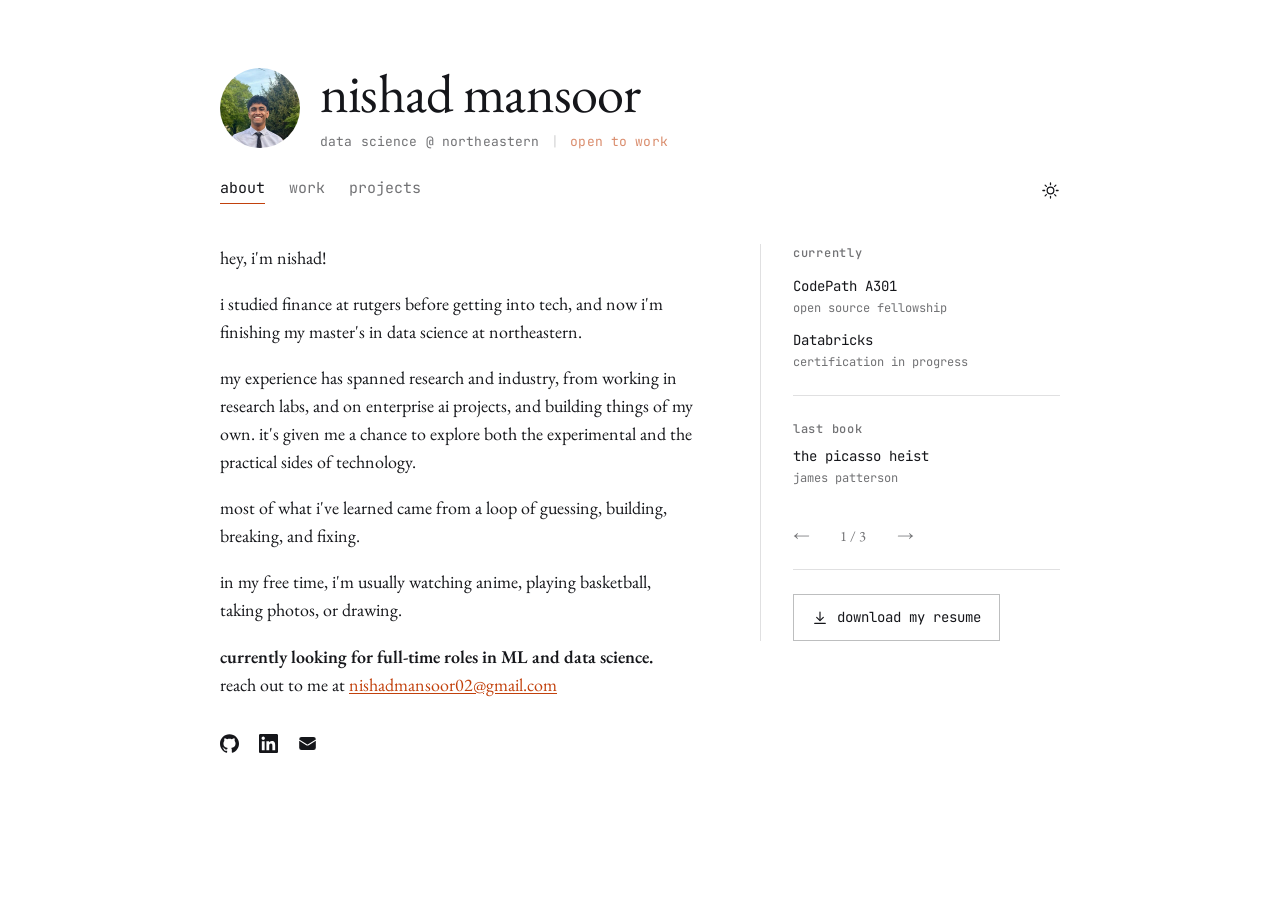
<file: index.html>
<!DOCTYPE html>
<html lang="en">

<head>
    <meta charset="UTF-8">
    <meta name="viewport" content="width=device-width, initial-scale=1.0">
    <title>Home | Nishad Mansoor</title>
    <meta name="description" content="Data Science @ Northeastern">
    <link rel="canonical" href="https://nishad.xyz/">
    <meta property="og:type" content="website">
    <meta property="og:url" content="https://nishad.xyz/">
    <meta property="og:title" content="Home | Nishad Mansoor">
    <meta property="og:description" content="Data Science @ Northeastern">
    <meta property="og:image" content="https://nishad.xyz/assets/photo.png">
    <meta name="twitter:card" content="summary">
    <!-- SVG first: it carries its own dark-mode rule, so the mark follows the
         browser theme. The 32px PNG is the fallback for anything that will not
         take an SVG icon, and declaring both stops the bare /favicon.ico
         request that used to 404 on every page load. -->
    <link rel="icon" href="/favicon.svg" type="image/svg+xml">
    <link rel="icon" href="/favicon-32.png" sizes="32x32" type="image/png">
    <link rel="apple-touch-icon" href="/apple-touch-icon.png">
    <link rel="preconnect" href="https://fonts.googleapis.com">
    <link rel="preconnect" href="https://fonts.gstatic.com" crossorigin>
    <link
        href="https://fonts.googleapis.com/css2?family=EB+Garamond:ital,wght@0,400;0,500;0,600;1,400&family=JetBrains+Mono:wght@400;500&display=swap"
        rel="stylesheet">
    <!-- Runs before the stylesheet applies, so a visitor who chose dark does
         not get a white flash on every page load. Wrapped because Safari in
         private mode throws on localStorage access. -->
    <script>
        (function () {
            try {
                var t = localStorage.getItem('theme');
                if (t === 'dark' || t === 'light') document.documentElement.setAttribute('data-theme', t);
            } catch (e) { }
        })();
    </script>
    <link rel="stylesheet" href="/style.css?v=225">
    <script src="/script.js?v=225" defer></script>
</head>

<body class="home">

    <!-- Masthead over a two-column body, divided by a vertical rule: wide
         main column on the left, sidebar on the right. The sidebar's blocks
         are small uppercase mono labels over their content, separated by
         rules. -->
    <header id="masthead">
        <div class="masthead-inner">
            <div class="masthead-top">
                <img id="masthead-photo" src="/assets/photo.png" alt="Nishad Mansoor" width="80" height="80">
                <div class="masthead-id">
                    <h1 id="masthead-name"><a href="/">Nishad Mansoor</a></h1>
                    <p id="masthead-role">data science @ northeastern <span class="role-sep" aria-hidden="true">|</span>
                        <span class="open-badge">open to work</span>
                    </p>
                </div>
            </div>
            <!-- Nav left, contact marks right, one row. The marks used to sit
                 under the bio on the home page only, which left anyone landing
                 on work or projects from a shared link with no way to reach
                 Nishad at all — the masthead is the one block on all three. -->
            <div class="masthead-row">
                <nav id="masthead-nav">
                    <a href="/">about</a>
                    <a href="/work/">work</a>
                    <a href="/projects/">projects</a>
                </nav>
                <div class="masthead-utils">
                    <!-- Reflects the OS preference until it is clicked; after that the
                         choice is remembered in localStorage. Both icons ship and CSS
                         shows whichever matches the active theme, so there is no icon
                         swap to do in script. -->
                    <button type="button" id="theme-toggle" aria-pressed="false" aria-label="switch to dark mode"
                        title="dark mode">
                        <svg class="theme-icon theme-icon-sun" viewBox="0 0 24 24" fill="none" stroke="currentColor"
                            stroke-width="1.6" stroke-linecap="round" aria-hidden="true">
                            <circle cx="12" cy="12" r="4.2" />
                            <path
                                d="M12 2.4v2.2M12 19.4v2.2M2.4 12h2.2M19.4 12h2.2M5.2 5.2l1.6 1.6M17.2 17.2l1.6 1.6M18.8 5.2l-1.6 1.6M6.8 17.2l-1.6 1.6" />
                        </svg>
                        <svg class="theme-icon theme-icon-moon" viewBox="0 0 24 24" fill="currentColor"
                            aria-hidden="true">
                            <path d="M20.2 14.6A8.6 8.6 0 0 1 9.4 3.8a8.6 8.6 0 1 0 10.8 10.8Z" />
                        </svg>
                    </button>
                </div>
            </div>
        </div>
    </header>

    <section id="home">
        <div id="home-grid">

            <div id="home-main">

                <div id="about-text">
                    <p>hey, i'm nishad!</p>
                    <p>i studied finance at rutgers before getting into tech, and now i'm finishing my
                        master's in data science at northeastern.</p>
                    <p>my experience has spanned research and industry, from working in research labs,
                        and on enterprise AI projects, and building things of my own. it's given me a chance to explore
                        both the experimental
                        and the practical sides of technology.</p>
                    <p>most of what i've learned came from a loop of guessing, building, breaking, and fixing.</p>
                    <p>in my free time, i'm usually watching anime, playing basketball, taking photos, or
                        drawing.</p>
                    <p><strong>currently looking for full-time roles in <span class="caps">ML</span> and data
                            science.</strong><br> reach out to me at <a
                            href="mailto:nishadmansoor02@gmail.com">nishadmansoor02@gmail.com</a></p>
                </div>




                <!-- The closing row: contact marks on the left, resume on the right.
                     These live in the masthead on work and projects, where a reader
                     arriving from a shared link has no bio above them to read. Here the
                     page has just finished asking them to get in touch, so the marks sit
                     at the point the asking happens. -->
                <div class="about-actions">
                    <div class="social-row">
                        <a href="https://github.com/nishadmansoor" target="_blank" rel="noopener" aria-label="GitHub"
                            title="GitHub">
                            <svg viewBox="0 0 24 24" fill="currentColor" aria-hidden="true">
                                <path
                                    d="M12 .297c-6.63 0-12 5.373-12 12 0 5.303 3.438 9.8 8.205 11.385.6.113.82-.258.82-.577 0-.285-.01-1.04-.015-2.04-3.338.724-4.042-1.61-4.042-1.61C4.422 18.07 3.633 17.7 3.633 17.7c-1.087-.744.084-.729.084-.729 1.205.084 1.838 1.236 1.838 1.236 1.07 1.835 2.809 1.305 3.495.998.108-.776.417-1.305.76-1.605-2.665-.3-5.466-1.332-5.466-5.93 0-1.31.465-2.38 1.235-3.22-.135-.303-.54-1.523.105-3.176 0 0 1.005-.322 3.3 1.23.96-.267 1.98-.399 3-.405 1.02.006 2.04.138 3 .405 2.28-1.552 3.285-1.23 3.285-1.23.645 1.653.24 2.873.12 3.176.765.84 1.23 1.91 1.23 3.22 0 4.61-2.805 5.625-5.475 5.92.42.36.81 1.096.81 2.22 0 1.606-.015 2.896-.015 3.286 0 .315.21.69.825.57C20.565 22.092 24 17.592 24 12.297c0-6.627-5.373-12-12-12" />
                            </svg>
                        </a>
                        <a href="https://linkedin.com/in/nishad-mansoor" target="_blank" rel="noopener"
                            aria-label="LinkedIn" title="LinkedIn">
                            <svg viewBox="0 0 24 24" fill="currentColor" aria-hidden="true">
                                <path
                                    d="M20.447 20.452h-3.554v-5.569c0-1.328-.027-3.037-1.852-3.037-1.853 0-2.136 1.445-2.136 2.939v5.667H9.351V9h3.414v1.561h.046c.477-.9 1.637-1.85 3.37-1.85 3.601 0 4.267 2.37 4.267 5.455v6.286zM5.337 7.433c-1.144 0-2.063-.926-2.063-2.065 0-1.138.92-2.063 2.063-2.063 1.14 0 2.064.925 2.064 2.063 0 1.139-.925 2.065-2.064 2.065zm1.782 13.019H3.555V9h3.564v11.452zM22.225 0H1.771C.792 0 0 .774 0 1.729v20.542C0 23.227.792 24 1.771 24h20.451C23.2 24 24 23.227 24 22.271V1.729C24 .774 23.2 0 22.225 0z" />
                            </svg>
                        </a>
                        <a href="mailto:nishadmansoor02@gmail.com" aria-label="Email" title="Email">
                            <svg viewBox="0 0 24 24" fill="currentColor" aria-hidden="true">
                                <path
                                    d="M1.5 8.67v8.58a3 3 0 0 0 3 3h15a3 3 0 0 0 3-3V8.67l-8.928 5.493a3 3 0 0 1-3.144 0L1.5 8.67Z" />
                                <path
                                    d="M22.5 6.908V6.75a3 3 0 0 0-3-3h-15a3 3 0 0 0-3 3v.158l9.714 5.978a1.5 1.5 0 0 0 1.572 0L22.5 6.908Z" />
                            </svg>
                        </a>
                    </div>
                </div>

            </div>

            <!-- Back to two columns. The sidebar holds the things that are true
                 right now rather than part of the story: what Nishad is listening to,
                 reading, watching and playing, and the resume. Education is not here
                 any more -- the bio names both schools, so the block was saying it
                 twice. -->
            <aside id="home-aside">
                <div class="side-block">
                    <h2 class="side-label">currently</h2>
                    <ul class="now-list">
                        <li>
                            <span class="now-item">
                                <span class="rot-title"><span class="caps">CodePath A301</span></span>
                                <span class="rot-by">open source fellowship</span>
                            </span>
                        </li>
                        <li>
                            <span class="now-item">
                                <span class="rot-title"><span class="caps">Databricks</span></span>
                                <span class="rot-by">certification in progress</span>
                            </span>
                        </li>
                    </ul>
                </div>

                <div class="side-block" id="rotation-module">
                    <div class="rot-deck">
                        <div class="rot-card" id="now-playing-card">
                            <h2 class="side-label rot-kind">favorite song</h2>
                            <a class="aside-track" id="now-playing"
                                data-track="1Z5L1sgdPUPfcuxsfaYzcB?si=95766dfa0e814800"
                                href="https://open.spotify.com/track/1Z5L1sgdPUPfcuxsfaYzcB?si=95766dfa0e814800"
                                target="_blank" rel="noopener">
                                <span class="rot-title aside-track-name"></span>
                                <span class="rot-by aside-track-artist">Outasight</span>
                            </a>
                        </div>

                        <div class="rot-card">
                            <h2 class="side-label rot-kind">last book</h2>
                            <span class="rot-title">The Picasso Heist</span>
                            <span class="rot-by">James Patterson</span>
                        </div>

                        <div class="rot-card">
                            <h2 class="side-label rot-kind">last show</h2>
                            <span class="rot-title">Scissor Seven</span>
                            <span class="rot-by">Netflix</span>
                        </div>

                        <div class="rot-card">
                            <h2 class="side-label rot-kind">last game</h2>
                            <span class="rot-title">Lego Batman: Legacy of the Dark Knight</span>
                            <span class="rot-by">TT Games</span>
                        </div>
                    </div>

                    <div class="rot-nav" hidden>
                        <button type="button" class="rot-btn" data-dir="-1" aria-label="previous">&larr;</button>
                        <span class="rot-count" aria-live="polite"></span>
                        <button type="button" class="rot-btn" data-dir="1" aria-label="next">&rarr;</button>
                    </div>
                </div>

                <div class="side-block" id="contact">
                    <a id="resume-button" href="/assets/NishadMansoor - Resume.pdf" download>
                        <svg viewBox="0 0 24 24" fill="none" stroke="currentColor" stroke-width="1.75"
                            stroke-linecap="round" stroke-linejoin="round" aria-hidden="true">
                            <path d="M12 3v12" />
                            <path d="m7 11 5 5 5-5" />
                            <path d="M4 20h16" />
                        </svg>
                        download my resume
                    </a>
                </div>
            </aside>

        </div>
    </section>





</body>

</html>
</file>
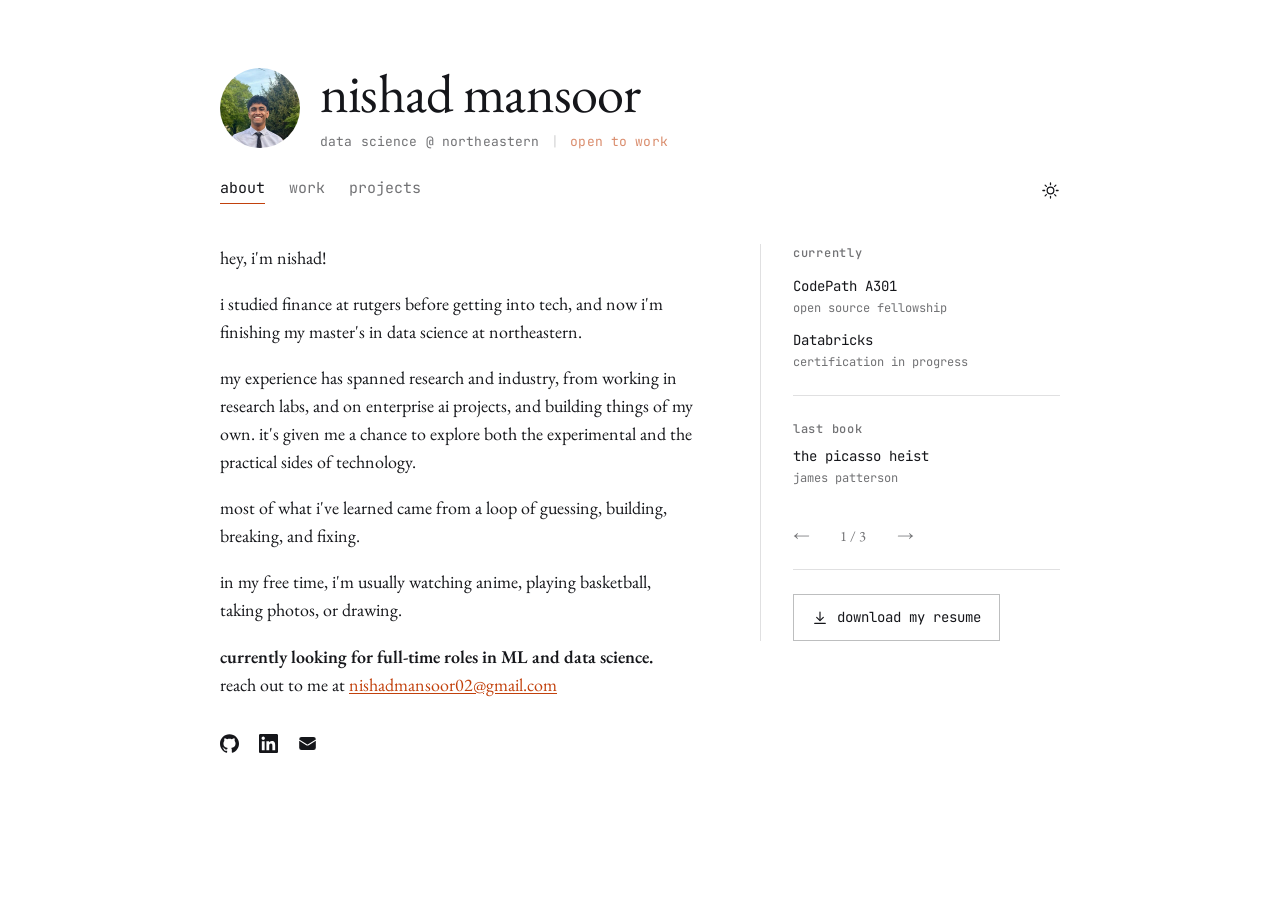
<file: about/index.html>
<!DOCTYPE html>
<html lang="en">

<head>
    <meta charset="UTF-8">
    <title>Nishad Mansoor</title>
    <!-- /about/ exists only so the URL works if someone types or shares it.
         The about page itself is the site root, which is the better URL to
         hand out, so this points there rather than duplicating the page. -->
    <link rel="canonical" href="https://nishad.xyz/">
    <meta name="robots" content="noindex">
    <meta http-equiv="refresh" content="0; url=/">
    <script>location.replace('/');</script>
</head>

<body>
    <p>Redirecting to <a href="/">nishad.xyz</a>.</p>
</body>

</html>
</file>
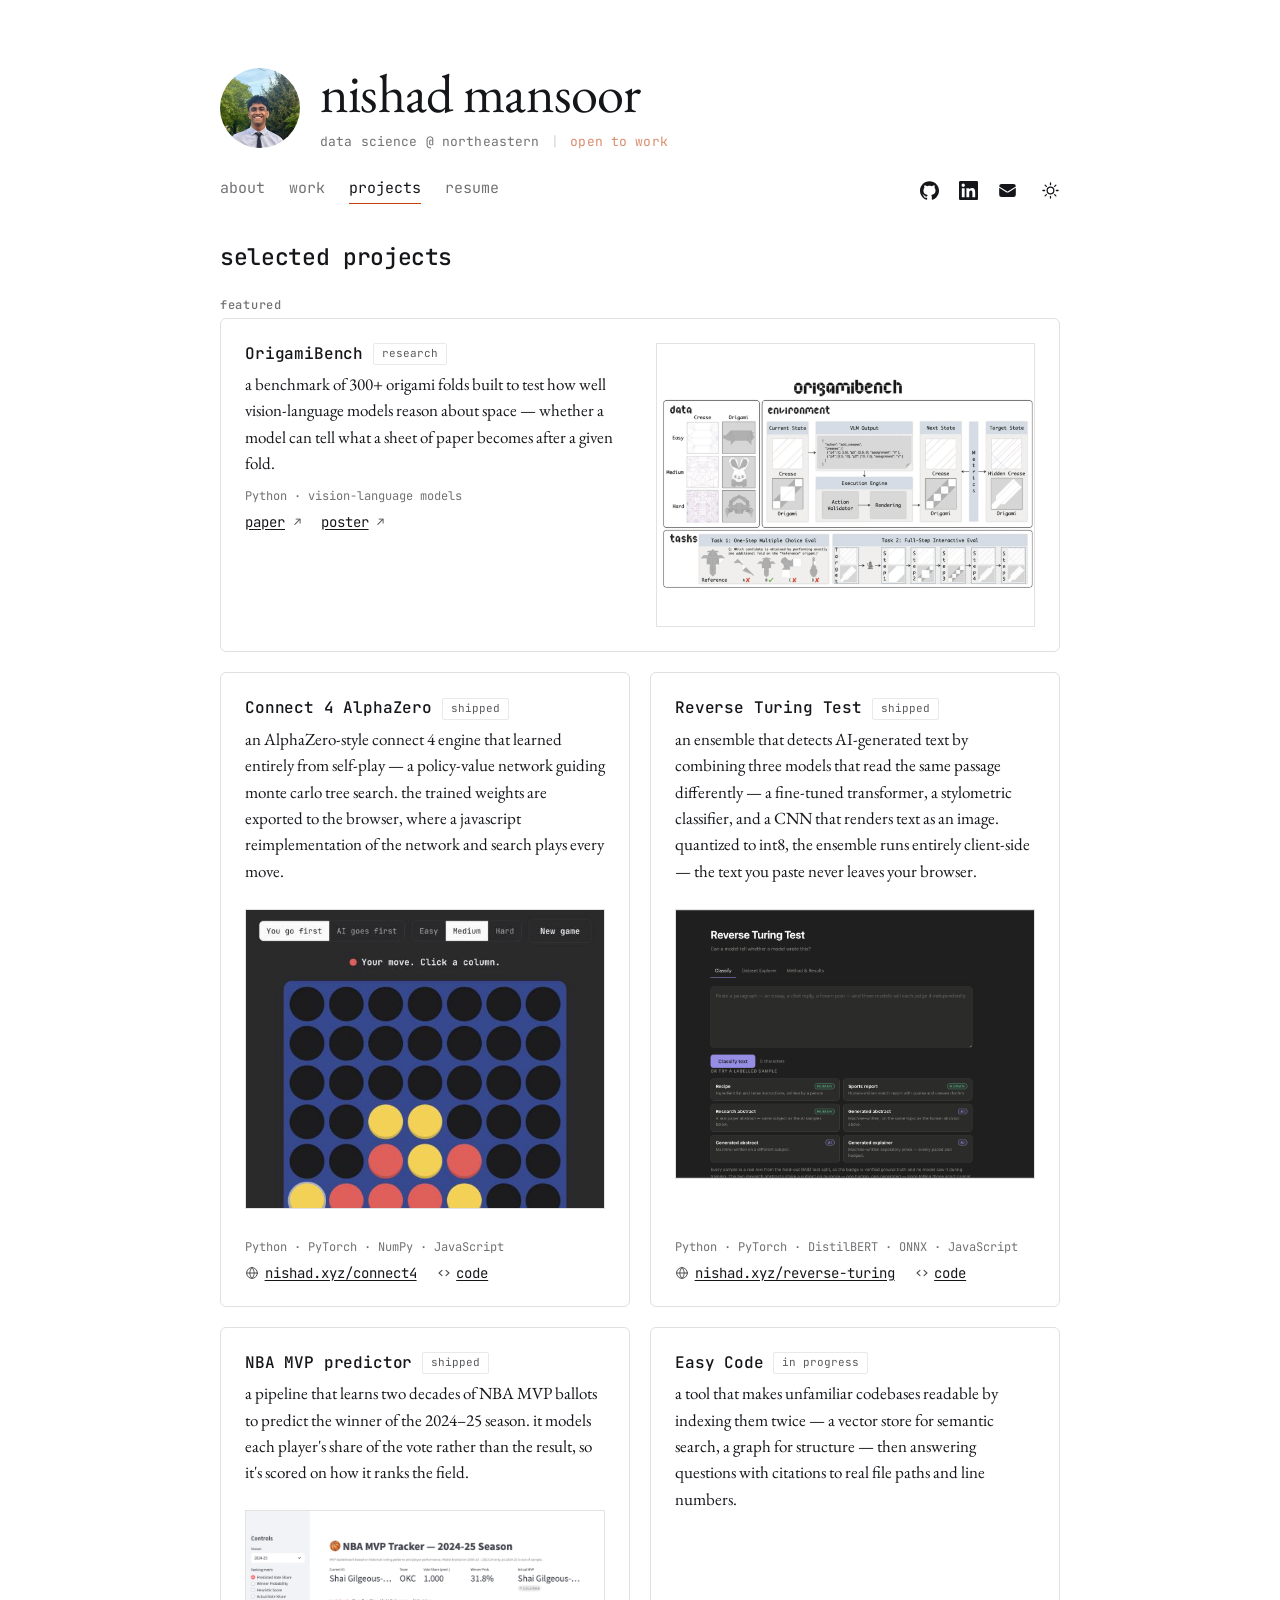
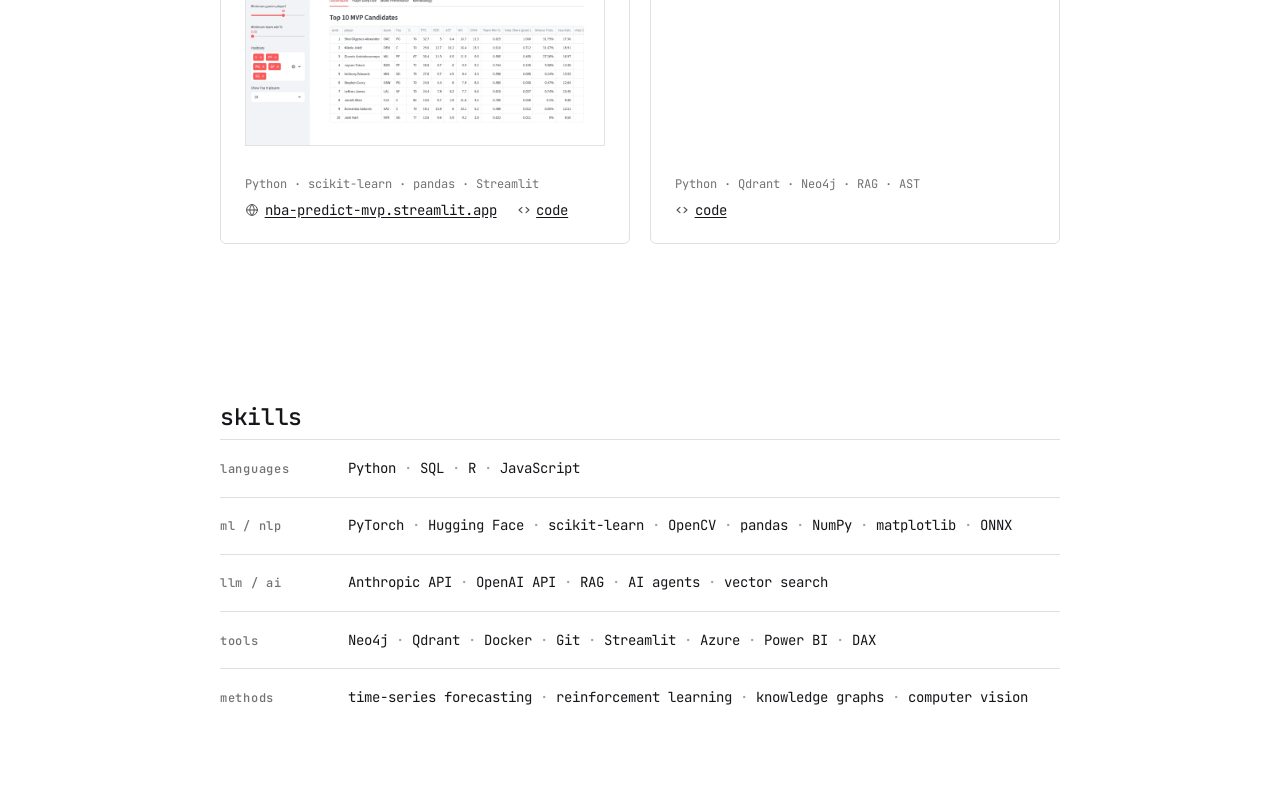
<file: projects/index.html>
<!DOCTYPE html>
<html lang="en">

<head>
    <meta charset="UTF-8">
    <meta name="viewport" content="width=device-width, initial-scale=1.0">
    <title>Projects | Nishad Mansoor</title>
    <meta name="description" content="some stuff i built.">
    <link rel="canonical" href="https://nishad.xyz/projects/">
    <meta property="og:type" content="website">
    <meta property="og:url" content="https://nishad.xyz/projects/">
    <meta property="og:title" content="Projects — Nishad Mansoor">
    <meta property="og:description" content="some stuff i built.">
    <meta property="og:image" content="https://nishad.xyz/assets/photo.png">
    <meta name="twitter:card" content="summary">
    <!-- SVG first: it carries its own dark-mode rule, so the mark follows the
         browser theme. The 32px PNG is the fallback for anything that will not
         take an SVG icon, and declaring both stops the bare /favicon.ico
         request that used to 404 on every page load. -->
    <link rel="icon" href="/favicon.svg" type="image/svg+xml">
    <link rel="icon" href="/favicon-32.png" sizes="32x32" type="image/png">
    <link rel="apple-touch-icon" href="/apple-touch-icon.png">
    <link rel="preconnect" href="https://fonts.googleapis.com">
    <link rel="preconnect" href="https://fonts.gstatic.com" crossorigin>
    <link
        href="https://fonts.googleapis.com/css2?family=EB+Garamond:ital,wght@0,400;0,500;0,600;1,400&family=JetBrains+Mono:wght@400;500&display=swap"
        rel="stylesheet">
    <!-- Runs before the stylesheet applies, so a visitor who chose dark does
         not get a white flash on every page load. Wrapped because Safari in
         private mode throws on localStorage access. -->
    <script>
        (function () {
            try {
                var t = localStorage.getItem('theme');
                if (t === 'dark' || t === 'light') document.documentElement.setAttribute('data-theme', t);
            } catch (e) { }
        })();
    </script>
    <link rel="stylesheet" href="/style.css?v=225">
    <script src="/script.js?v=225" defer></script>
</head>

<body>
    <header id="masthead">
        <div class="masthead-inner">
            <div class="masthead-top">
                <img id="masthead-photo" src="/assets/photo.png" alt="Nishad Mansoor" width="80" height="80">
                <div class="masthead-id">
                    <h1 id="masthead-name"><a href="/">Nishad Mansoor</a></h1>
                    <p id="masthead-role">data science @ northeastern <span class="role-sep" aria-hidden="true">|</span>
                        <span class="open-badge">open to work</span>
                    </p>
                </div>
            </div>
            <!-- Nav left, contact marks right, one row. The marks used to sit
                 under the bio on the home page only, which left anyone landing
                 on work or projects from a shared link with no way to reach
                 Nishad at all — the masthead is the one block on all three. -->
            <div class="masthead-row">
                <nav id="masthead-nav">
                    <a href="/">about</a>
                    <a href="/work/">work</a>
                    <a href="/projects/">projects</a>
                    <!-- A download, not a page, so it opens in a tab rather than
                         firing a save: in the nav it should behave like the three
                         links beside it. The button under the bio is the one that
                         downloads, and its label says so. -->
                    <a href="/assets/NishadMansoor - Resume.pdf" target="_blank"
                        rel="noopener">resume</a>
                </nav>
                <div class="masthead-utils">
                    <div class="social-row">
                        <a href="https://github.com/nishadmansoor" target="_blank" rel="noopener" aria-label="GitHub"
                            title="GitHub">
                            <svg viewBox="0 0 24 24" fill="currentColor" aria-hidden="true">
                                <path
                                    d="M12 .297c-6.63 0-12 5.373-12 12 0 5.303 3.438 9.8 8.205 11.385.6.113.82-.258.82-.577 0-.285-.01-1.04-.015-2.04-3.338.724-4.042-1.61-4.042-1.61C4.422 18.07 3.633 17.7 3.633 17.7c-1.087-.744.084-.729.084-.729 1.205.084 1.838 1.236 1.838 1.236 1.07 1.835 2.809 1.305 3.495.998.108-.776.417-1.305.76-1.605-2.665-.3-5.466-1.332-5.466-5.93 0-1.31.465-2.38 1.235-3.22-.135-.303-.54-1.523.105-3.176 0 0 1.005-.322 3.3 1.23.96-.267 1.98-.399 3-.405 1.02.006 2.04.138 3 .405 2.28-1.552 3.285-1.23 3.285-1.23.645 1.653.24 2.873.12 3.176.765.84 1.23 1.91 1.23 3.22 0 4.61-2.805 5.625-5.475 5.92.42.36.81 1.096.81 2.22 0 1.606-.015 2.896-.015 3.286 0 .315.21.69.825.57C20.565 22.092 24 17.592 24 12.297c0-6.627-5.373-12-12-12" />
                            </svg>
                        </a>
                        <a href="https://linkedin.com/in/nishad-mansoor" target="_blank" rel="noopener"
                            aria-label="LinkedIn" title="LinkedIn">
                            <svg viewBox="0 0 24 24" fill="currentColor" aria-hidden="true">
                                <path
                                    d="M20.447 20.452h-3.554v-5.569c0-1.328-.027-3.037-1.852-3.037-1.853 0-2.136 1.445-2.136 2.939v5.667H9.351V9h3.414v1.561h.046c.477-.9 1.637-1.85 3.37-1.85 3.601 0 4.267 2.37 4.267 5.455v6.286zM5.337 7.433c-1.144 0-2.063-.926-2.063-2.065 0-1.138.92-2.063 2.063-2.063 1.14 0 2.064.925 2.064 2.063 0 1.139-.925 2.065-2.064 2.065zm1.782 13.019H3.555V9h3.564v11.452zM22.225 0H1.771C.792 0 0 .774 0 1.729v20.542C0 23.227.792 24 1.771 24h20.451C23.2 24 24 23.227 24 22.271V1.729C24 .774 23.2 0 22.225 0z" />
                            </svg>
                        </a>
                        <a href="mailto:nishadmansoor02@gmail.com" aria-label="Email" title="Email">
                            <svg viewBox="0 0 24 24" fill="currentColor" aria-hidden="true">
                                <path
                                    d="M1.5 8.67v8.58a3 3 0 0 0 3 3h15a3 3 0 0 0 3-3V8.67l-8.928 5.493a3 3 0 0 1-3.144 0L1.5 8.67Z" />
                                <path
                                    d="M22.5 6.908V6.75a3 3 0 0 0-3-3h-15a3 3 0 0 0-3 3v.158l9.714 5.978a1.5 1.5 0 0 0 1.572 0L22.5 6.908Z" />
                            </svg>
                        </a>
                    </div>
                    <!-- Reflects the OS preference until it is clicked; after that the
                         choice is remembered in localStorage. Both icons ship and CSS
                         shows whichever matches the active theme, so there is no icon
                         swap to do in script. -->
                    <button type="button" id="theme-toggle" aria-pressed="false" aria-label="switch to dark mode"
                        title="dark mode">
                        <svg class="theme-icon theme-icon-sun" viewBox="0 0 24 24" fill="none" stroke="currentColor"
                            stroke-width="1.6" stroke-linecap="round" aria-hidden="true">
                            <circle cx="12" cy="12" r="4.2" />
                            <path
                                d="M12 2.4v2.2M12 19.4v2.2M2.4 12h2.2M19.4 12h2.2M5.2 5.2l1.6 1.6M17.2 17.2l1.6 1.6M18.8 5.2l-1.6 1.6M6.8 17.2l-1.6 1.6" />
                        </svg>
                        <svg class="theme-icon theme-icon-moon" viewBox="0 0 24 24" fill="currentColor"
                            aria-hidden="true">
                            <path d="M20.2 14.6A8.6 8.6 0 0 1 9.4 3.8a8.6 8.6 0 1 0 10.8 10.8Z" />
                        </svg>
                    </button>
                </div>
            </div>
        </div>
    </header>

    <!-- Icon sprite: Simple Icons (CC0), single-path and monochrome so
         fill="currentColor" lets each mark take the page ink colour. -->
    <svg id="icon-sprite" aria-hidden="true" focusable="false">
        <!-- Generic marks, stroked rather than filled: a globe for a live
             deployment, angle brackets for source. -->
        <symbol id="i-globe" viewBox="0 0 24 24" fill="none" stroke="currentColor" stroke-width="1.7"
            stroke-linecap="round" stroke-linejoin="round">
            <circle cx="12" cy="12" r="9.2" />
            <path d="M2.8 12h18.4" />
            <path d="M12 2.8c2.4 2.5 3.7 5.7 3.7 9.2s-1.3 6.7-3.7 9.2c-2.4-2.5-3.7-5.7-3.7-9.2S9.6 5.3 12 2.8z" />
        </symbol>
        <symbol id="i-code" viewBox="0 0 24 24" fill="none" stroke="currentColor" stroke-width="1.9"
            stroke-linecap="round" stroke-linejoin="round">
            <path d="M8.5 7.5 3.5 12l5 4.5" />
            <path d="M15.5 7.5 20.5 12l-5 4.5" />
        </symbol>
    </svg>
    <section id="projects">
        <h2>selected projects</h2>

        <!-- EDIT ME: Easy Code has no screenshot yet; its figure column simply
             sits empty, which keeps its text aligned with the rows above. -->
        <!-- One project takes the full width with its screenshot beside it,
             two sit in a grid under it, the rest are rows. The tiers come
             from the reference; what decides them here is how much each
             project actually has to show. -->
        <h3 class="group-label">featured</h3>
        <article class="sheet sheet-featured">
            <div class="sheet-text">
                <div class="sheet-head">
                    <h4><span class="caps">OrigamiBench</span></h4>
                    <span class="sheet-status">research</span>
                </div>
                <p>A benchmark of 300+ origami folds built to test how well vision-language models reason
                    about space &mdash; whether a model can tell what a sheet of paper becomes after a
                    given fold.</p>
                <div class="project-stack">
                    <span>Python</span>
                    <span>vision-language models</span>
                </div>
                <div class="project-links">
                    <a class="project-link" href="https://arxiv.org/abs/2603.13856v2" target="_blank"
                        rel="noopener"><span>Paper</span></a>
                    <a class="project-link"
                        href="https://drive.google.com/file/d/1UFxzwQivMwHLesgbVVBdexgVkEwPz3UG/view?usp=drive_link"
                        target="_blank" rel="noopener"><span>Poster</span></a>
                </div>
            </div>
            <figure class="sheet-figure">
                <a href="/assets/origamibench.webp" target="_blank" rel="noopener" title="Open full size">
                    <img src="/assets/origamibench.webp" loading="lazy" decoding="async"
                        alt="OrigamiBench: dataset of folds, evaluation environment, and the two task formats">
                </a>
            </figure>
        </article>

        <div class="sheet-grid">
            <article class="sheet sheet-card">
                <div class="sheet-head">
                    <h4>Connect 4 AlphaZero</h4>
                    <span class="sheet-status">shipped</span>
                </div>
                <p>An <span class="caps">AlphaZero</span>-style connect 4 engine that learned entirely from
                    self-play &mdash; a policy-value network guiding Monte Carlo tree search. The trained weights
                    are exported to the browser, where a JavaScript reimplementation of the network and search
                    plays every move.
                </p>
                <figure class="sheet-figure">
                    <a href="/assets/connect4.png" target="_blank" rel="noopener" title="Open full size">
                        <img src="/assets/connect4.png" loading="lazy" decoding="async"
                            alt="Connect 4 AlphaZero: a board mid-game, with the AI's per-column search counts and its estimated win chance below">
                    </a>
                </figure>
                <div class="project-stack">
                    <span>Python</span>
                    <span>PyTorch</span>
                    <span>NumPy</span>
                    <span>JavaScript</span>
                </div>
                <div class="project-links">
                    <a class="project-link" href="https://nishad.xyz/connect4/" target="_blank" rel="noopener"><svg
                            class="link-mark" aria-hidden="true">
                            <use href="#i-globe"></use>
                        </svg><span>nishad.xyz/connect4</span></a>
                    <a class="project-link" href="https://github.com/nishadmansoor/connect4" target="_blank"
                        rel="noopener"><svg class="link-mark" aria-hidden="true">
                            <use href="#i-code"></use>
                        </svg><span>Code</span></a>
                </div>
            </article>
            <article class="sheet sheet-card">
                <div class="sheet-head">
                    <h4>Reverse Turing Test</h4>
                    <span class="sheet-status">shipped</span>
                </div>
                <p>An ensemble that detects <span class="caps">AI</span>-generated text by combining three models
                    that read the same
                    passage differently &mdash; a fine-tuned transformer, a stylometric classifier, and a
                    <span class="caps">CNN</span> that renders text as an image. Quantized to int8, the ensemble
                    runs entirely client-side &mdash; the text you paste never leaves your browser.
                </p>
                <figure class="sheet-figure">
                    <a href="/assets/reverse-turing.png" target="_blank" rel="noopener" title="Open full size">
                        <img src="/assets/reverse-turing.png" loading="lazy" decoding="async"
                            alt="Reverse Turing Test web app: paste-text classifier with labelled sample cards">
                    </a>
                </figure>
                <div class="project-stack">
                    <span>Python</span>
                    <span>PyTorch</span>
                    <span>DistilBERT</span>
                    <span>ONNX</span>
                    <span>JavaScript</span>
                </div>
                <div class="project-links">
                    <a class="project-link" href="https://nishad.xyz/reverse-turing/" target="_blank"
                        rel="noopener"><svg class="link-mark" aria-hidden="true">
                            <use href="#i-globe"></use>
                        </svg><span>nishad.xyz/reverse-turing</span></a>
                    <a class="project-link" href="https://github.com/nishadmansoor/reverse-turing" target="_blank"
                        rel="noopener"><svg class="link-mark" aria-hidden="true">
                            <use href="#i-code"></use>
                        </svg><span>Code</span></a>
                </div>
            </article>
            <article class="sheet sheet-card">
                <div class="sheet-head">
                    <h4><span class="caps">NBA MVP</span> predictor</h4>
                    <span class="sheet-status">shipped</span>
                </div>
                <p>A pipeline that learns two decades of <span class="caps">NBA MVP</span> ballots to predict
                    the winner of the 2024&ndash;25 season. it models each player's share of the vote rather
                    than the
                    result, so it's scored on how it ranks the field.</p>
                <figure class="sheet-figure">
                    <a href="/assets/nba-mvp.webp" target="_blank" rel="noopener" title="Open full size">
                        <img src="/assets/nba-mvp.webp" loading="lazy" decoding="async"
                            alt="NBA MVP Tracker: 2024-25 leaderboard with predicted vote share beside the actual MVP">
                    </a>
                </figure>
                <div class="project-stack">
                    <span>Python</span>
                    <span>scikit-learn</span>
                    <span>pandas</span>
                    <span>Streamlit</span>
                </div>
                <div class="project-links">
                    <a class="project-link" href="https://nba-predict-mvp.streamlit.app/" target="_blank"
                        rel="noopener"><svg class="link-mark" aria-hidden="true">
                            <use href="#i-globe"></use>
                        </svg><span>nba-predict-mvp.streamlit.app</span></a>
                    <a class="project-link" href="https://github.com/nishadmansoor/nba_mvp" target="_blank"
                        rel="noopener"><svg class="link-mark" aria-hidden="true">
                            <use href="#i-code"></use>
                        </svg><span>Code</span></a>
                </div>
            </article>
            <article class="sheet sheet-card">
                <div class="sheet-head">
                    <h4>Easy Code</h4>
                    <span class="sheet-status">in progress</span>
                </div>
                <p>A tool that makes unfamiliar codebases readable by indexing them twice &mdash; a vector store
                    for semantic search, a graph for structure &mdash; then answering questions with citations to
                    real file paths and line numbers.</p>
                <div class="project-stack">
                    <span>Python</span>
                    <span>Qdrant</span>
                    <span>Neo4j</span>
                    <span>RAG</span>
                    <span>AST</span>
                </div>
                <div class="project-links">
                    <a class="project-link" href="https://github.com/nishadmansoor/easy-code" target="_blank"
                        rel="noopener"><svg class="link-mark" aria-hidden="true">
                            <use href="#i-code"></use>
                        </svg><span>Code</span></a>
                </div>
            </article>
        </div>

    </section>

    <section id="skills">
        <h2>skills</h2>
        <!-- EDIT ME: grouped so the list says something about how the
             stack is organised rather than just listing it. Replaced an
             icon grid: three of the fourteen had no logo, which left
             their cells misaligned, and 14 items over 6 columns orphaned
             two on a third row.

             Every entry here is backed by something on the work or
             projects page; the list is a summary of that evidence, not a
             wish list. The llm / ai and methods rows exist because the
             other three name libraries only, which left the agent work,
             the retrieval work and the modelling techniques unsearchable.

             This has to stay in step with the resume's Technical Skills
             section -- they are the same list in two places. -->
        <div class="skill-groups">
            <div class="skill-row">
                <h3 class="skill-label">languages</h3>
                <ul class="skill-items">
                    <li>Python</li>
                    <li><span class="caps">SQL</span></li>
                    <li>R</li>
                    <li>JavaScript</li>
                </ul>
            </div>
            <div class="skill-row">
                <h3 class="skill-label">ml / nlp</h3>
                <ul class="skill-items">
                    <li>PyTorch</li>
                    <li>Hugging Face</li>
                    <li>scikit-learn</li>
                    <li>OpenCV</li>
                    <li>pandas</li>
                    <li>NumPy</li>
                    <li>matplotlib</li>
                    <li><span class="caps">ONNX</span></li>
                </ul>
            </div>
            <div class="skill-row">
                <h3 class="skill-label">llm / ai</h3>
                <ul class="skill-items">
                    <li>Anthropic <span class="caps">API</span></li>
                    <li>OpenAI <span class="caps">API</span></li>
                    <li><span class="caps">RAG</span></li>
                    <li><span class="caps">AI</span> agents</li>
                    <li>vector search</li>
                </ul>
            </div>
            <div class="skill-row">
                <h3 class="skill-label">tools</h3>
                <ul class="skill-items">
                    <li>Neo4j</li>
                    <li>Qdrant</li>
                    <li>Docker</li>
                    <li>Git</li>
                    <li>Streamlit</li>
                    <li>Azure</li>
                    <li>Power <span class="caps">BI</span></li>
                    <li><span class="caps">DAX</span></li>
                </ul>
            </div>
            <div class="skill-row">
                <h3 class="skill-label">methods</h3>
                <ul class="skill-items">
                    <li>time-series forecasting</li>
                    <li>reinforcement learning</li>
                    <li>knowledge graphs</li>
                    <li>computer vision</li>
                </ul>
            </div>
        </div>
    </section>

</body>

</html>
</file>
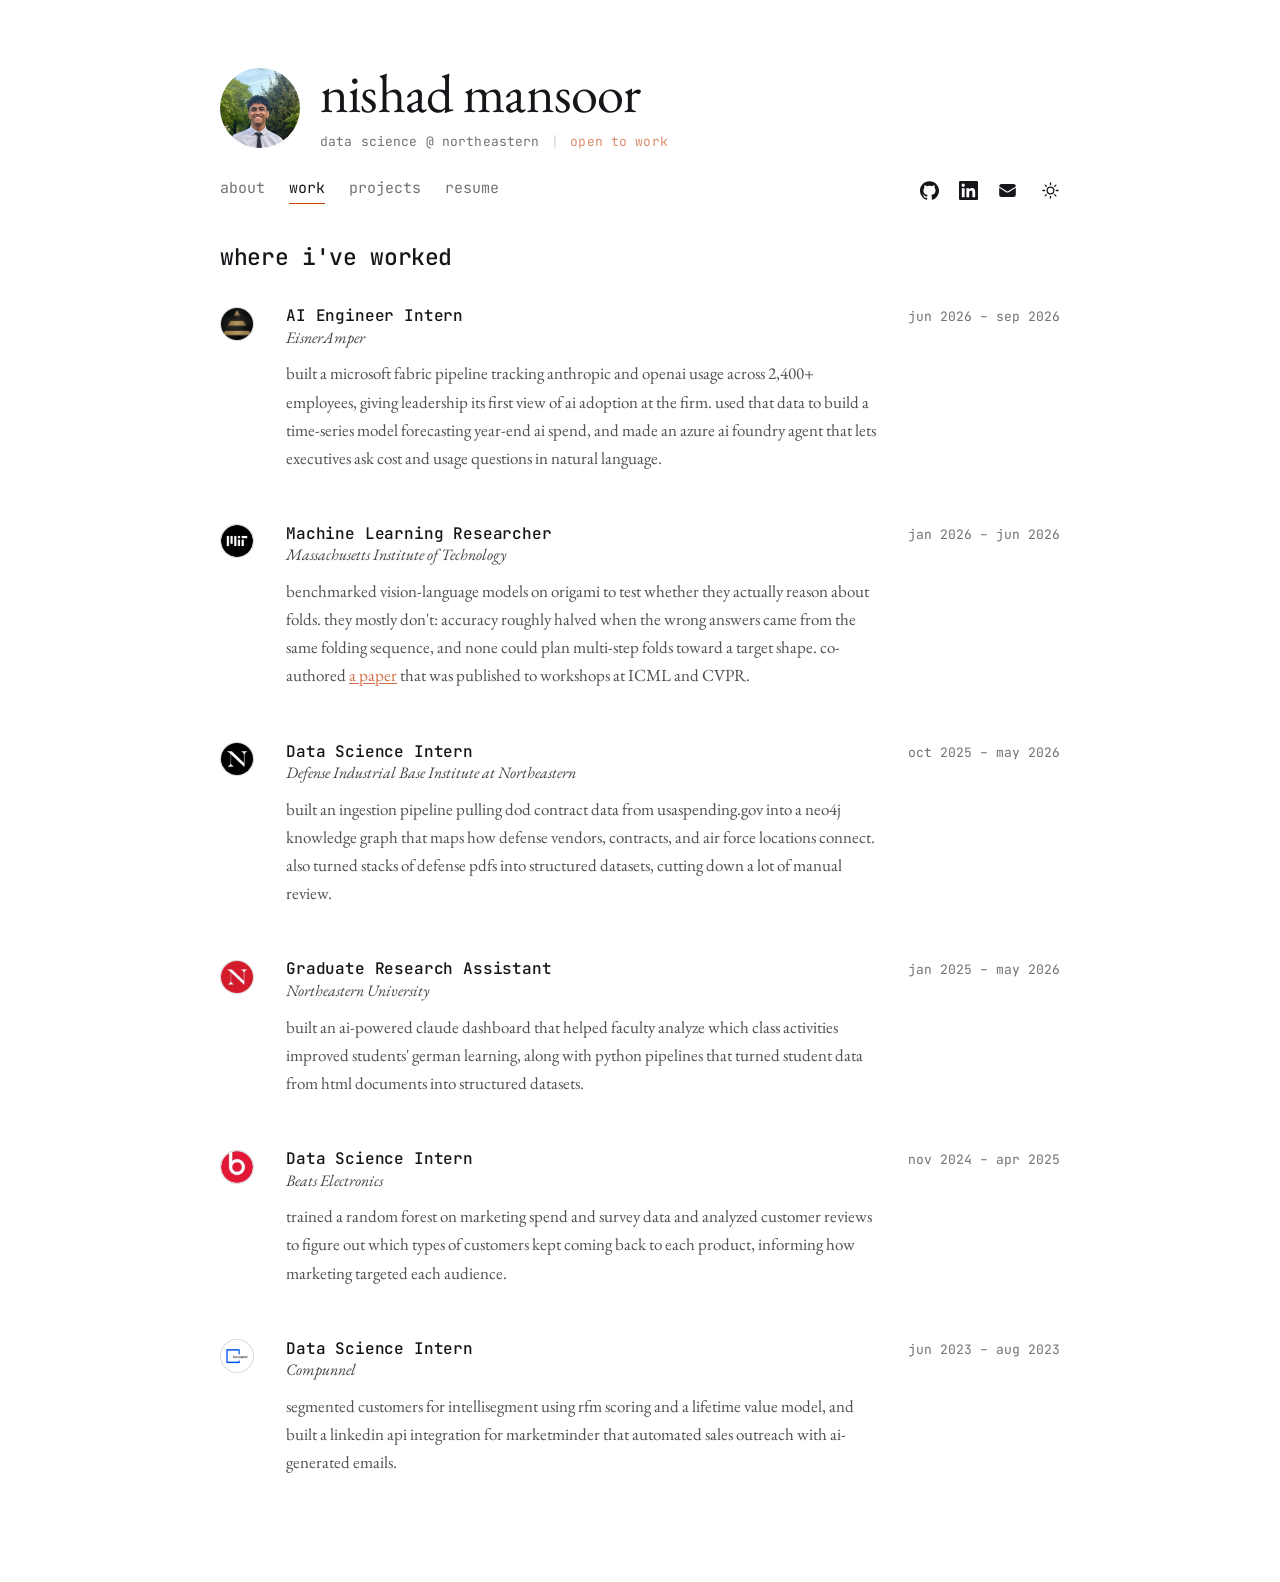
<file: work/index.html>
<!DOCTYPE html>
<html lang="en">

<head>
    <meta charset="UTF-8">
    <meta name="viewport" content="width=device-width, initial-scale=1.0">
    <title>Work | Nishad Mansoor</title>
    <meta name="description" content="Roles at EisnerAmper, MIT, Northeastern and Beats Electronics.">
    <link rel="canonical" href="https://nishad.xyz/work/">
    <meta property="og:type" content="website">
    <meta property="og:url" content="https://nishad.xyz/work/">
    <meta property="og:title" content="Work — Nishad Mansoor">
    <meta property="og:description" content="Roles at EisnerAmper, MIT, Northeastern and Beats Electronics.">
    <meta property="og:image" content="https://nishad.xyz/assets/photo.png">
    <meta name="twitter:card" content="summary">
    <!-- SVG first: it carries its own dark-mode rule, so the mark follows the
         browser theme. The 32px PNG is the fallback for anything that will not
         take an SVG icon, and declaring both stops the bare /favicon.ico
         request that used to 404 on every page load. -->
    <link rel="icon" href="/favicon.svg" type="image/svg+xml">
    <link rel="icon" href="/favicon-32.png" sizes="32x32" type="image/png">
    <link rel="apple-touch-icon" href="/apple-touch-icon.png">
    <link rel="preconnect" href="https://fonts.googleapis.com">
    <link rel="preconnect" href="https://fonts.gstatic.com" crossorigin>
    <link
        href="https://fonts.googleapis.com/css2?family=EB+Garamond:ital,wght@0,400;0,500;0,600;1,400&family=JetBrains+Mono:wght@400;500&display=swap"
        rel="stylesheet">
    <!-- Runs before the stylesheet applies, so a visitor who chose dark does
         not get a white flash on every page load. Wrapped because Safari in
         private mode throws on localStorage access. -->
    <script>
        (function () {
            try {
                var t = localStorage.getItem('theme');
                if (t === 'dark' || t === 'light') document.documentElement.setAttribute('data-theme', t);
            } catch (e) { }
        })();
    </script>
    <link rel="stylesheet" href="/style.css?v=225">
    <script src="/script.js?v=225" defer></script>
</head>

<body>
    <header id="masthead">
        <div class="masthead-inner">
            <div class="masthead-top">
                <img id="masthead-photo" src="/assets/photo.png" alt="Nishad Mansoor" width="80" height="80">
                <div class="masthead-id">
                    <h1 id="masthead-name"><a href="/">Nishad Mansoor</a></h1>
                    <p id="masthead-role">data science @ northeastern <span class="role-sep" aria-hidden="true">|</span>
                        <span class="open-badge">open to work</span>
                    </p>
                </div>
            </div>
            <!-- Nav left, contact marks right, one row. The marks used to sit
                 under the bio on the home page only, which left anyone landing
                 on work or projects from a shared link with no way to reach
                 Nishad at all — the masthead is the one block on all three. -->
            <div class="masthead-row">
                <nav id="masthead-nav">
                    <a href="/">about</a>
                    <a href="/work/">work</a>
                    <a href="/projects/">projects</a>
                    <!-- A download, not a page, so it opens in a tab rather than
                         firing a save: in the nav it should behave like the three
                         links beside it. The button under the bio is the one that
                         downloads, and its label says so. -->
                    <a href="/assets/NishadMansoor - Resume.pdf" target="_blank" rel="noopener">resume</a>
                </nav>
                <div class="masthead-utils">
                    <div class="social-row">
                        <a href="https://github.com/nishadmansoor" target="_blank" rel="noopener" aria-label="GitHub"
                            title="GitHub">
                            <svg viewBox="0 0 24 24" fill="currentColor" aria-hidden="true">
                                <path
                                    d="M12 .297c-6.63 0-12 5.373-12 12 0 5.303 3.438 9.8 8.205 11.385.6.113.82-.258.82-.577 0-.285-.01-1.04-.015-2.04-3.338.724-4.042-1.61-4.042-1.61C4.422 18.07 3.633 17.7 3.633 17.7c-1.087-.744.084-.729.084-.729 1.205.084 1.838 1.236 1.838 1.236 1.07 1.835 2.809 1.305 3.495.998.108-.776.417-1.305.76-1.605-2.665-.3-5.466-1.332-5.466-5.93 0-1.31.465-2.38 1.235-3.22-.135-.303-.54-1.523.105-3.176 0 0 1.005-.322 3.3 1.23.96-.267 1.98-.399 3-.405 1.02.006 2.04.138 3 .405 2.28-1.552 3.285-1.23 3.285-1.23.645 1.653.24 2.873.12 3.176.765.84 1.23 1.91 1.23 3.22 0 4.61-2.805 5.625-5.475 5.92.42.36.81 1.096.81 2.22 0 1.606-.015 2.896-.015 3.286 0 .315.21.69.825.57C20.565 22.092 24 17.592 24 12.297c0-6.627-5.373-12-12-12" />
                            </svg>
                        </a>
                        <a href="https://linkedin.com/in/nishad-mansoor" target="_blank" rel="noopener"
                            aria-label="LinkedIn" title="LinkedIn">
                            <svg viewBox="0 0 24 24" fill="currentColor" aria-hidden="true">
                                <path
                                    d="M20.447 20.452h-3.554v-5.569c0-1.328-.027-3.037-1.852-3.037-1.853 0-2.136 1.445-2.136 2.939v5.667H9.351V9h3.414v1.561h.046c.477-.9 1.637-1.85 3.37-1.85 3.601 0 4.267 2.37 4.267 5.455v6.286zM5.337 7.433c-1.144 0-2.063-.926-2.063-2.065 0-1.138.92-2.063 2.063-2.063 1.14 0 2.064.925 2.064 2.063 0 1.139-.925 2.065-2.064 2.065zm1.782 13.019H3.555V9h3.564v11.452zM22.225 0H1.771C.792 0 0 .774 0 1.729v20.542C0 23.227.792 24 1.771 24h20.451C23.2 24 24 23.227 24 22.271V1.729C24 .774 23.2 0 22.225 0z" />
                            </svg>
                        </a>
                        <a href="mailto:nishadmansoor02@gmail.com" aria-label="Email" title="Email">
                            <svg viewBox="0 0 24 24" fill="currentColor" aria-hidden="true">
                                <path
                                    d="M1.5 8.67v8.58a3 3 0 0 0 3 3h15a3 3 0 0 0 3-3V8.67l-8.928 5.493a3 3 0 0 1-3.144 0L1.5 8.67Z" />
                                <path
                                    d="M22.5 6.908V6.75a3 3 0 0 0-3-3h-15a3 3 0 0 0-3 3v.158l9.714 5.978a1.5 1.5 0 0 0 1.572 0L22.5 6.908Z" />
                            </svg>
                        </a>
                    </div>
                    <!-- Reflects the OS preference until it is clicked; after that the
                         choice is remembered in localStorage. Both icons ship and CSS
                         shows whichever matches the active theme, so there is no icon
                         swap to do in script. -->
                    <button type="button" id="theme-toggle" aria-pressed="false" aria-label="switch to dark mode"
                        title="dark mode">
                        <svg class="theme-icon theme-icon-sun" viewBox="0 0 24 24" fill="none" stroke="currentColor"
                            stroke-width="1.6" stroke-linecap="round" aria-hidden="true">
                            <circle cx="12" cy="12" r="4.2" />
                            <path
                                d="M12 2.4v2.2M12 19.4v2.2M2.4 12h2.2M19.4 12h2.2M5.2 5.2l1.6 1.6M17.2 17.2l1.6 1.6M18.8 5.2l-1.6 1.6M6.8 17.2l-1.6 1.6" />
                        </svg>
                        <svg class="theme-icon theme-icon-moon" viewBox="0 0 24 24" fill="currentColor"
                            aria-hidden="true">
                            <path d="M20.2 14.6A8.6 8.6 0 0 1 9.4 3.8a8.6 8.6 0 1 0 10.8 10.8Z" />
                        </svg>
                    </button>
                </div>
            </div>
        </div>
    </header>

    <section id="experience">
        <h2>where i've worked</h2>
        <div class="timeline">

            <div class="timeline-entry">
                <span class="timeline-date">Jun 2026 &ndash; Sep 2026</span>
                <div class="timeline-logo" aria-hidden="true"><img src="/assets/eisneramper_logo.jpeg" alt=""
                        loading="lazy"></div>
                <div class="timeline-content">
                    <h3><span class="caps">AI</span> Engineer Intern</h3>
                    <span class="timeline-company">EisnerAmper</span>
                    <p>Built a Microsoft Fabric pipeline tracking Anthropic and OpenAI usage across 2,400+ employees,
                        giving leadership its first view of AI adoption at the firm.
                        Used that data to build a time-series model forecasting year-end AI spend, and made an Azure AI
                        Foundry agent that lets executives ask cost and usage questions in natural language.</p>
                </div>
            </div>

            <div class="timeline-entry">
                <span class="timeline-date">Jan 2026 &ndash; Jun 2026</span>
                <div class="timeline-logo" aria-hidden="true"><img src="/assets/mit_logo.jpeg" alt="" loading="lazy">
                </div>
                <div class="timeline-content">
                    <h3>Machine Learning Researcher</h3>
                    <span class="timeline-company">Massachusetts Institute of Technology</span>
                    <p>Benchmarked vision-language models on origami to test whether they actually reason about folds.
                        They mostly don't: accuracy roughly halved when the wrong answers came from the same folding
                        sequence, and none could plan multi-step folds toward
                        a target shape. Co-authored <a href="https://arxiv.org/abs/2603.13856v2" target="_blank"
                            rel="noopener">a paper</a> that was published to workshops at <span class="caps">ICML</span>
                        and <span class="caps">CVPR</span>.</p>
                </div>
            </div>

            <div class="timeline-entry">
                <span class="timeline-date">Oct 2025 &ndash; May 2026</span>
                <div class="timeline-logo" aria-hidden="true"><img src="/assets/dibi.jpeg" alt="" loading="lazy"></div>
                <div class="timeline-content">
                    <h3>Data Science Intern</h3>
                    <span class="timeline-company">Defense Industrial Base Institute at Northeastern</span>
                    <p>Built an ingestion pipeline pulling DoD contract data from USASpending.gov into a Neo4j knowledge
                        graph that maps how
                        defense vendors, contracts, and Air Force locations connect. Also turned stacks of defense PDFs
                        into structured datasets,
                        cutting down a lot of manual review.</p>
                </div>
            </div>

            <div class="timeline-entry">
                <span class="timeline-date">Jan 2025 &ndash; May 2026</span>
                <div class="timeline-logo" aria-hidden="true"><img src="/assets/northeastern_university_logo.jpeg"
                        alt="" loading="lazy"></div>
                <div class="timeline-content">
                    <h3>Graduate Research Assistant</h3>
                    <span class="timeline-company">Northeastern University</span>
                    <p>Built an AI-powered Claude dashboard that helped faculty analyze which class activities improved
                        students' German learning, along with Python pipelines that turned student data from HTML
                        documents into structured datasets.</p>
                </div>
            </div>

            <div class="timeline-entry">
                <span class="timeline-date">Nov 2024 &ndash; Apr 2025</span>
                <div class="timeline-logo" aria-hidden="true"><img src="/assets/beats_by_dr_dre_logo.jpeg" alt=""
                        loading="lazy"></div>
                <div class="timeline-content">
                    <h3>Data Science Intern</h3>
                    <span class="timeline-company">Beats Electronics</span>
                    <p>Trained a random forest on marketing spend and survey data and analyzed customer reviews to
                        figure out which types of customers
                        kept coming back to each product, informing how marketing targeted each audience.</p>
                </div>
            </div>

            <div class="timeline-entry">
                <span class="timeline-date">Jun 2023 &ndash; Aug 2023</span>
                <div class="timeline-logo" aria-hidden="true"><img src="/assets/compunnel.png" alt="" loading="lazy">
                </div>
                <div class="timeline-content">
                    <h3>Data Science Intern</h3>
                    <span class="timeline-company">Compunnel</span>
                    <p>Segmented customers for Intellisegment using RFM scoring and a lifetime value model, and built a
                        LinkedIn API integration for MarketMinder that automated sales outreach with AI-generated
                        emails.</p>
                </div>

            </div>
    </section>

</body>

</html>
</file>
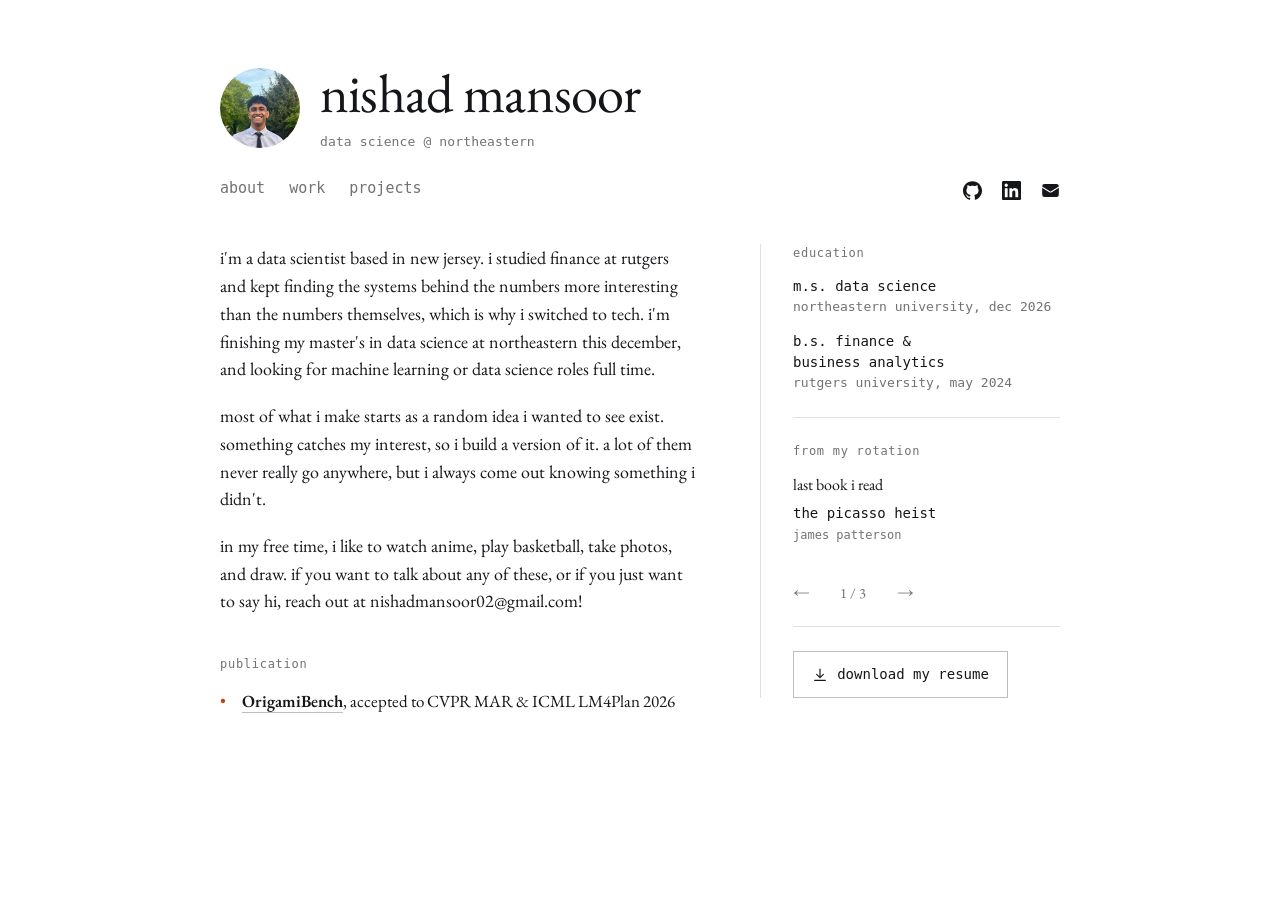
<file: about.html>
<!DOCTYPE html>
<html lang="en">

<head>
    <meta charset="UTF-8">
    <meta name="viewport" content="width=device-width, initial-scale=1.0">
    <title>Home | Nishad Mansoor</title>
    <meta name="description" content="Data Science @ Northeastern">
    <link rel="canonical" href="https://nishadmansoor.github.io/about.html">
    <meta property="og:type" content="website">
    <meta property="og:url" content="https://nishadmansoor.github.io/about.html">
    <meta property="og:title" content="Home | Nishad Mansoor">
    <meta property="og:description" content="Data Science @ Northeastern">
    <meta property="og:image" content="https://nishadmansoor.github.io/assets/photo.png">
    <meta name="twitter:card" content="summary">
    <!-- Empty data URL: the site has no favicon, and without this the browser
         requests /favicon.ico and 404s on every page load. -->
    <link rel="icon" href="data:,">
    <link rel="preconnect" href="https://fonts.googleapis.com">
    <link rel="preconnect" href="https://fonts.gstatic.com" crossorigin>
    <link href="https://fonts.googleapis.com/css2?family=EB+Garamond:ital,wght@0,400;0,500;0,600;1,400&display=swap"
        rel="stylesheet">
    <link rel="stylesheet" href="style.css?v=106">
    <script src="script.js?v=106" defer></script>
</head>

<body class="home">

    <!-- Masthead over a two-column body, divided by a vertical rule: wide
         main column on the left, sidebar on the right. The sidebar's blocks
         are small uppercase mono labels over their content, separated by
         rules. -->
    <header id="masthead">
        <div class="masthead-inner">
            <div class="masthead-top">
                <img id="masthead-photo" src="assets/photo.png" alt="Nishad Mansoor" width="80" height="80">
                <div class="masthead-id">
                    <h1 id="masthead-name"><a href="index.html">Nishad Mansoor</a></h1>
                    <p id="masthead-role">data science @ northeastern</p>
                </div>
            </div>
            <!-- Nav left, contact marks right, one row. The marks used to sit
                 under the bio on the home page only, which left anyone landing
                 on work or projects from a shared link with no way to reach
                 Nishad at all — the masthead is the one block on all three. -->
            <div class="masthead-row">
                <nav id="masthead-nav">
                    <a href="index.html">about</a>
                    <a href="work.html">work</a>
                    <a href="projects.html">projects</a>
                </nav>
                <div class="social-row">
                    <a href="https://github.com/nishadmansoor" target="_blank" rel="noopener" aria-label="GitHub"
                        title="GitHub">
                        <svg viewBox="0 0 24 24" fill="currentColor" aria-hidden="true">
                            <path
                                d="M12 .297c-6.63 0-12 5.373-12 12 0 5.303 3.438 9.8 8.205 11.385.6.113.82-.258.82-.577 0-.285-.01-1.04-.015-2.04-3.338.724-4.042-1.61-4.042-1.61C4.422 18.07 3.633 17.7 3.633 17.7c-1.087-.744.084-.729.084-.729 1.205.084 1.838 1.236 1.838 1.236 1.07 1.835 2.809 1.305 3.495.998.108-.776.417-1.305.76-1.605-2.665-.3-5.466-1.332-5.466-5.93 0-1.31.465-2.38 1.235-3.22-.135-.303-.54-1.523.105-3.176 0 0 1.005-.322 3.3 1.23.96-.267 1.98-.399 3-.405 1.02.006 2.04.138 3 .405 2.28-1.552 3.285-1.23 3.285-1.23.645 1.653.24 2.873.12 3.176.765.84 1.23 1.91 1.23 3.22 0 4.61-2.805 5.625-5.475 5.92.42.36.81 1.096.81 2.22 0 1.606-.015 2.896-.015 3.286 0 .315.21.69.825.57C20.565 22.092 24 17.592 24 12.297c0-6.627-5.373-12-12-12" />
                        </svg>
                    </a>
                    <a href="https://linkedin.com/in/nishad-mansoor" target="_blank" rel="noopener"
                        aria-label="LinkedIn" title="LinkedIn">
                        <svg viewBox="0 0 24 24" fill="currentColor" aria-hidden="true">
                            <path
                                d="M20.447 20.452h-3.554v-5.569c0-1.328-.027-3.037-1.852-3.037-1.853 0-2.136 1.445-2.136 2.939v5.667H9.351V9h3.414v1.561h.046c.477-.9 1.637-1.85 3.37-1.85 3.601 0 4.267 2.37 4.267 5.455v6.286zM5.337 7.433c-1.144 0-2.063-.926-2.063-2.065 0-1.138.92-2.063 2.063-2.063 1.14 0 2.064.925 2.064 2.063 0 1.139-.925 2.065-2.064 2.065zm1.782 13.019H3.555V9h3.564v11.452zM22.225 0H1.771C.792 0 0 .774 0 1.729v20.542C0 23.227.792 24 1.771 24h20.451C23.2 24 24 23.227 24 22.271V1.729C24 .774 23.2 0 22.225 0z" />
                        </svg>
                    </a>
                    <a href="mailto:nishadmansoor02@gmail.com" aria-label="Email" title="Email">
                        <svg viewBox="0 0 24 24" fill="currentColor" aria-hidden="true">
                            <path
                                d="M1.5 8.67v8.58a3 3 0 0 0 3 3h15a3 3 0 0 0 3-3V8.67l-8.928 5.493a3 3 0 0 1-3.144 0L1.5 8.67Z" />
                            <path
                                d="M22.5 6.908V6.75a3 3 0 0 0-3-3h-15a3 3 0 0 0-3 3v.158l9.714 5.978a1.5 1.5 0 0 0 1.572 0L22.5 6.908Z" />
                        </svg>
                    </a>
                </div>
            </div>
        </div>
    </header>

    <section id="home">
        <div id="home-grid">

            <div id="home-main">

                <!--<blockquote class="epigraph">
                    <p>all our dreams can come true if we have the courage to pursue them.</p>
                    <cite>walt disney</cite>
                </blockquote>-->

                <div id="about-text">
                    <p>i'm a data scientist based in new jersey. i studied finance at rutgers and kept finding the
                        systems behind the numbers more interesting than the numbers themselves, which is why i switched
                        to
                        tech.
                        i'm finishing my master's in data science at northeastern this
                        december, and looking for machine learning or data science roles full time.</p>
                    <p>most of what i make starts as a random idea i wanted to see exist. something catches my
                        interest, so i build a version of it. a lot of them never really go anywhere, but i always
                        come out knowing something i didn't.</p>
                    <p>in my free time, i like to watch anime, play basketball, take photos, and draw.
                        if you want to talk about any of these, or if you just want to say hi, reach out at
                        nishadmansoor02@gmail.com!
                    </p>
                </div>


                <div class="hl">
                    <h2 class="side-label">publication</h2>
                    <ul class="hl-list">
                        <li><a class="caps" href="https://arxiv.org/abs/2603.13856" target="_blank"
                                rel="noopener"><strong>OrigamiBench</strong></a>,
                            accepted to <span class="caps">CVPR MAR</span> &amp; <span class="caps">ICML LM4Plan</span>
                            2026
                        </li>
                    </ul>
                </div>

            </div>

            <aside id="home-aside">

                <div class="side-block">
                    <h2 class="side-label">education</h2>
                    <ul class="aside-list" id="about-education">
                        <li>M.S. Data Science
                            <span class="aside-meta">Northeastern University, Dec 2026</span>
                        </li>
                        <li>B.S. Finance & Business Analytics
                            <span class="aside-meta">Rutgers University, May 2024</span>
                        </li>
                    </ul>
                </div>

                <!-- Four cards, one visible at a time. The song card is filled
                     live from Spotify; the other three are hand-typed and will
                     go stale unless they get updated now and then. Without JS
                     every card shows, stacked — the script hides them on init
                     rather than the markup defaulting to hidden. -->
                <div class="side-block" id="rotation-module">
                    <h2 class="side-label">from my rotation</h2>

                    <div class="rot-deck">
                        <div class="rot-card" id="now-playing-card">
                            <span class="rot-kind">favorite song right now</span>
                            <a class="aside-track" id="now-playing"
                                data-track="1Z5L1sgdPUPfcuxsfaYzcB?si=95766dfa0e814800"
                                href="https://open.spotify.com/track/1Z5L1sgdPUPfcuxsfaYzcB?si=95766dfa0e814800"
                                target="_blank" rel="noopener">
                                <span class="rot-title aside-track-name"></span>
                                <span class="rot-by aside-track-artist">Outasight</span>
                            </a>
                        </div>

                        <div class="rot-card">
                            <span class="rot-kind">last book i read</span>
                            <span class="rot-title">The Picasso Heist</span>
                            <span class="rot-by">James Patterson</span>
                        </div>

                        <div class="rot-card">
                            <span class="rot-kind">last show i watched</span>
                            <span class="rot-title">Scissor Seven</span>
                            <span class="rot-by">Netflix</span>
                        </div>

                        <div class="rot-card">
                            <span class="rot-kind">currently playing</span>
                            <span class="rot-title">Lego Batman: Legacy of the Dark Knight</span>
                            <span class="rot-by">TT Games</span>
                        </div>
                    </div>

                    <div class="rot-nav" hidden>
                        <button type="button" class="rot-btn" data-dir="-1" aria-label="previous">&larr;</button>
                        <span class="rot-count" aria-live="polite"></span>
                        <button type="button" class="rot-btn" data-dir="1" aria-label="next">&rarr;</button>
                    </div>
                </div>

                <div class="side-block" id="contact">
                    <a id="resume-button" href="assets/NishadMansoor - Resume.pdf" download>
                        <svg viewBox="0 0 24 24" fill="none" stroke="currentColor" stroke-width="1.75"
                            stroke-linecap="round" stroke-linejoin="round" aria-hidden="true">
                            <path d="M12 3v12" />
                            <path d="m7 11 5 5 5-5" />
                            <path d="M4 20h16" />
                        </svg>
                        download my resume
                    </a>
                </div>

            </aside>
        </div>
    </section>

</body>

</html>
</file>
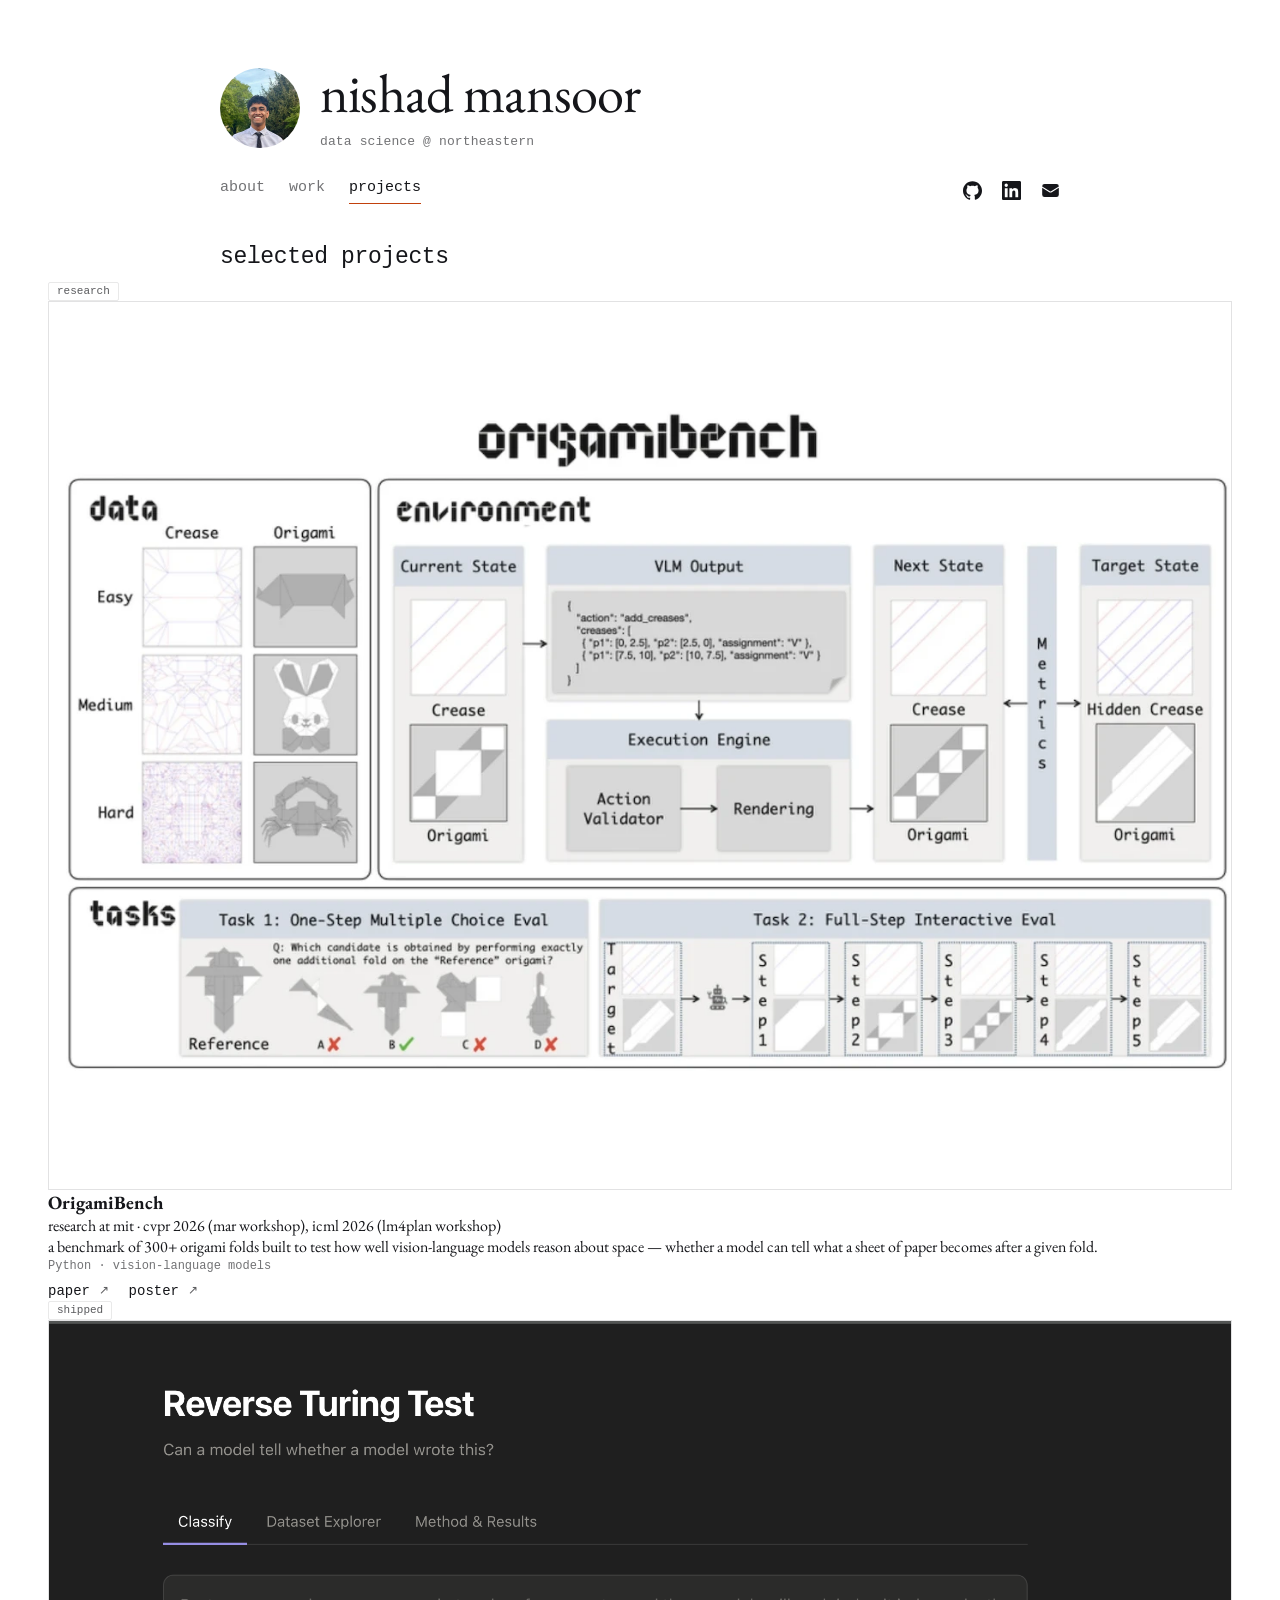
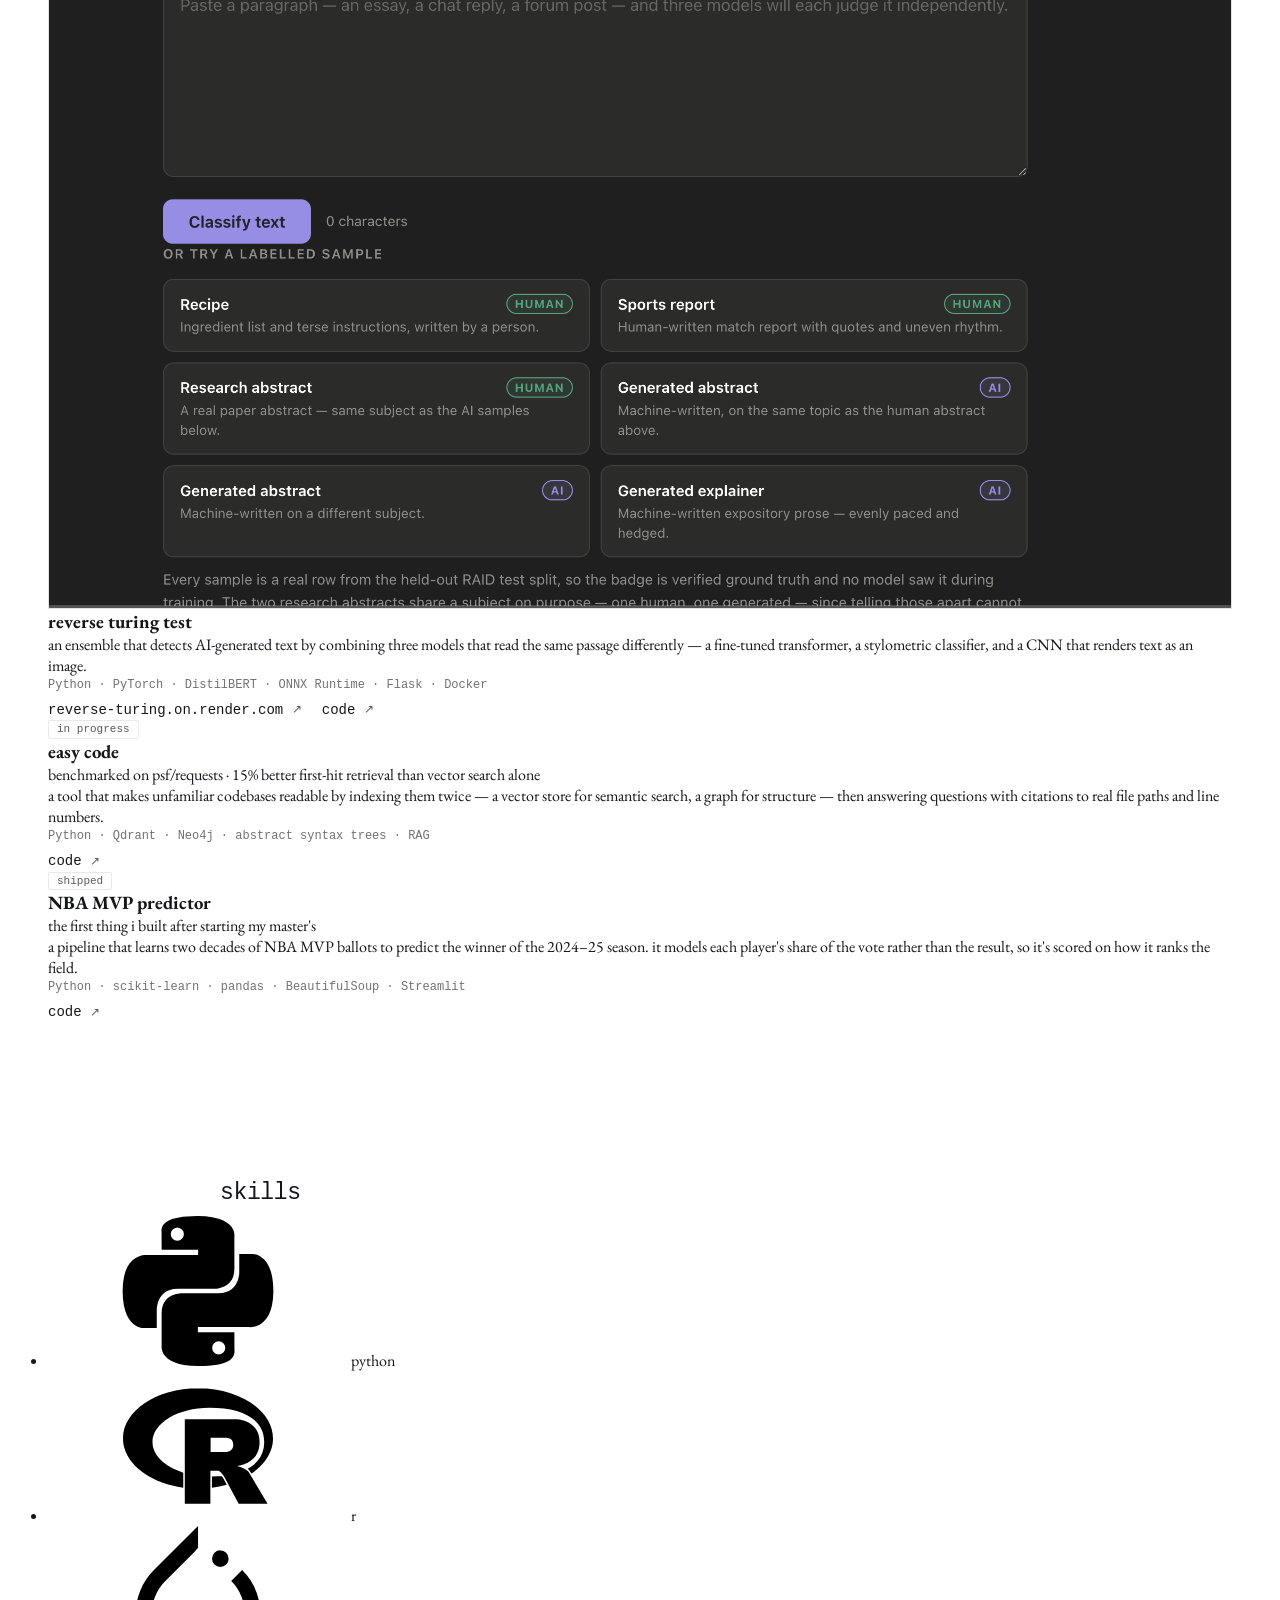
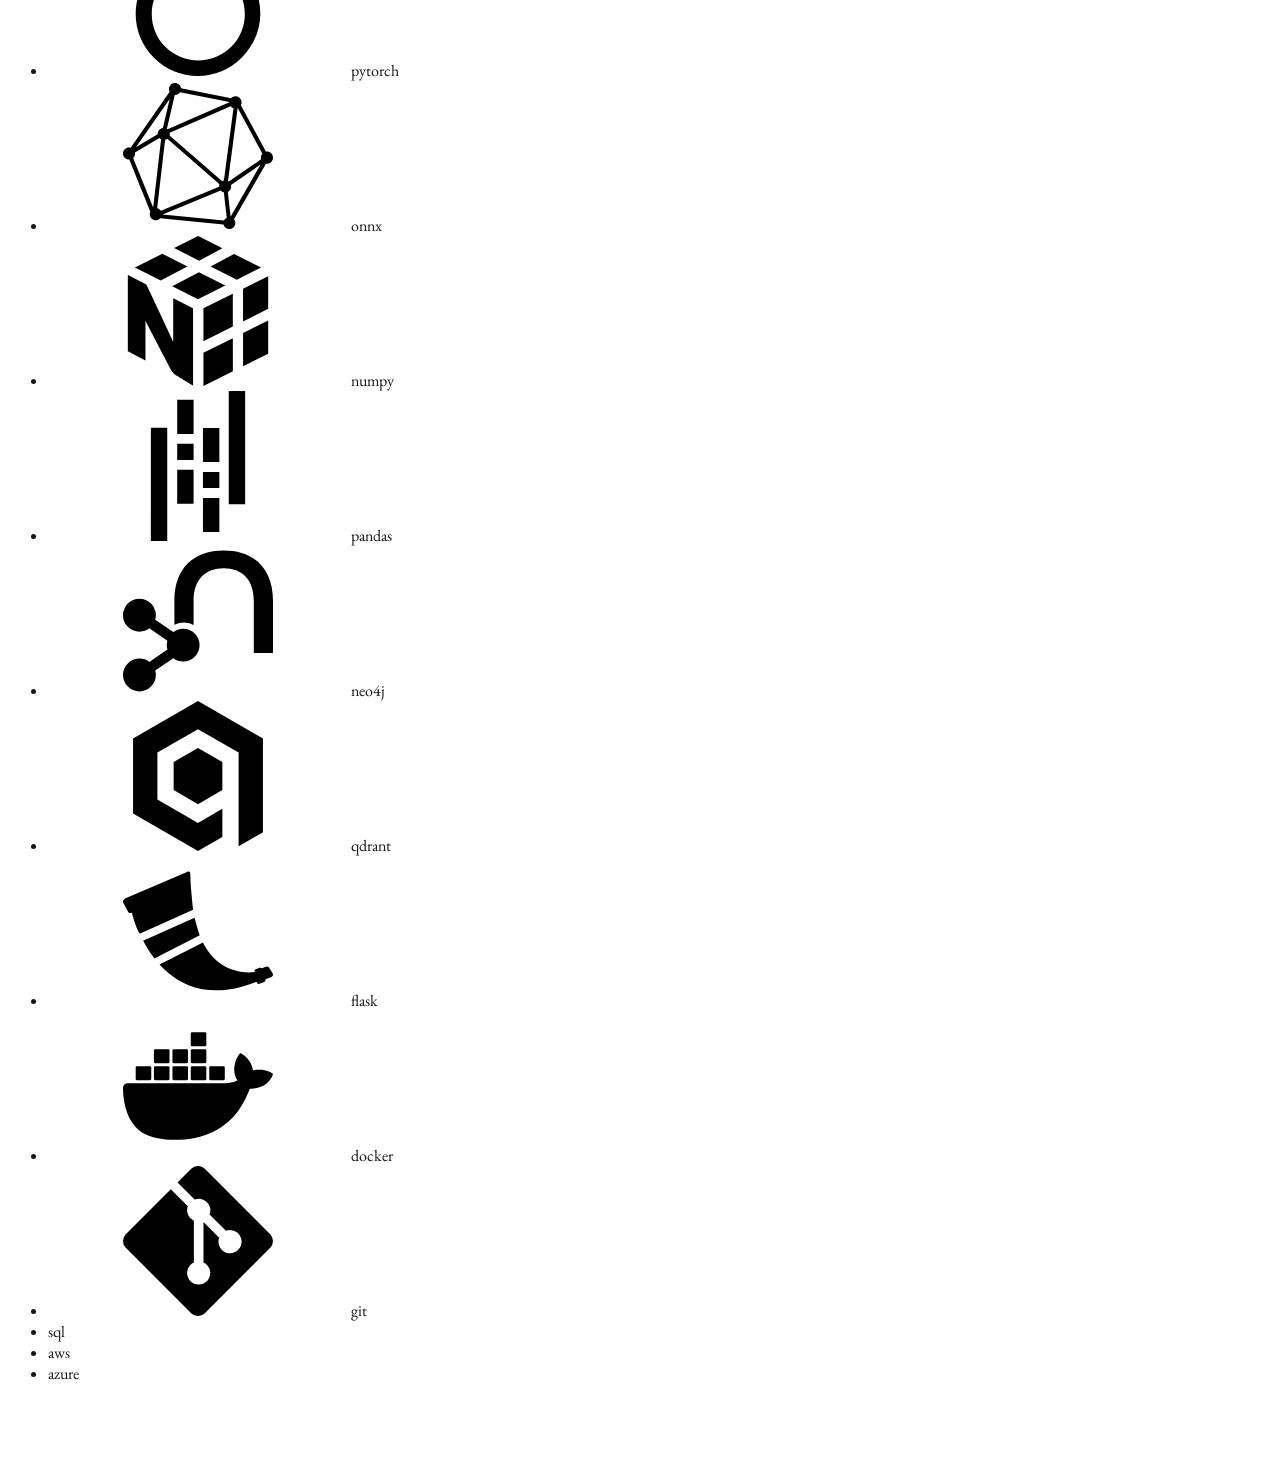
<file: projects.html>
<!DOCTYPE html>
<html lang="en">

<head>
    <meta charset="UTF-8">
    <meta name="viewport" content="width=device-width, initial-scale=1.0">
    <title>Projects | Nishad Mansoor</title>
    <meta name="description" content="OrigamiBench, Reverse Turing Test and Easy Code.">
    <link rel="canonical" href="https://nishadmansoor.github.io/projects.html">
    <meta property="og:type" content="website">
    <meta property="og:url" content="https://nishadmansoor.github.io/projects.html">
    <meta property="og:title" content="Projects — Nishad Mansoor">
    <meta property="og:description" content="OrigamiBench, Reverse Turing Test and Easy Code.">
    <meta property="og:image" content="https://nishadmansoor.github.io/assets/photo.png">
    <meta name="twitter:card" content="summary">
    <!-- Empty data URL: the site has no favicon, and without this the browser
         requests /favicon.ico and 404s on every page load. -->
    <link rel="icon" href="data:,">
    <link rel="preconnect" href="https://fonts.googleapis.com">
    <link rel="preconnect" href="https://fonts.gstatic.com" crossorigin>
    <link href="https://fonts.googleapis.com/css2?family=EB+Garamond:ital,wght@0,400;0,500;0,600;1,400&display=swap"
        rel="stylesheet">
    <link rel="stylesheet" href="style.css?v=106">
    <script src="script.js?v=106" defer></script>
</head>

<body>
    <header id="masthead">
        <div class="masthead-inner">
            <div class="masthead-top">
                <img id="masthead-photo" src="assets/photo.png" alt="Nishad Mansoor" width="80" height="80">
                <div class="masthead-id">
                    <h1 id="masthead-name"><a href="index.html">Nishad Mansoor</a></h1>
                    <p id="masthead-role">data science @ northeastern</p>
                </div>
            </div>
            <!-- Nav left, contact marks right, one row. The marks used to sit
                 under the bio on the home page only, which left anyone landing
                 on work or projects from a shared link with no way to reach
                 Nishad at all — the masthead is the one block on all three. -->
            <div class="masthead-row">
                <nav id="masthead-nav">
                    <a href="index.html">about</a>
                    <a href="work.html">work</a>
                    <a href="projects.html">projects</a>
                </nav>
                <div class="social-row">
                    <a href="https://github.com/nishadmansoor" target="_blank" rel="noopener" aria-label="GitHub"
                        title="GitHub">
                        <svg viewBox="0 0 24 24" fill="currentColor" aria-hidden="true">
                            <path
                                d="M12 .297c-6.63 0-12 5.373-12 12 0 5.303 3.438 9.8 8.205 11.385.6.113.82-.258.82-.577 0-.285-.01-1.04-.015-2.04-3.338.724-4.042-1.61-4.042-1.61C4.422 18.07 3.633 17.7 3.633 17.7c-1.087-.744.084-.729.084-.729 1.205.084 1.838 1.236 1.838 1.236 1.07 1.835 2.809 1.305 3.495.998.108-.776.417-1.305.76-1.605-2.665-.3-5.466-1.332-5.466-5.93 0-1.31.465-2.38 1.235-3.22-.135-.303-.54-1.523.105-3.176 0 0 1.005-.322 3.3 1.23.96-.267 1.98-.399 3-.405 1.02.006 2.04.138 3 .405 2.28-1.552 3.285-1.23 3.285-1.23.645 1.653.24 2.873.12 3.176.765.84 1.23 1.91 1.23 3.22 0 4.61-2.805 5.625-5.475 5.92.42.36.81 1.096.81 2.22 0 1.606-.015 2.896-.015 3.286 0 .315.21.69.825.57C20.565 22.092 24 17.592 24 12.297c0-6.627-5.373-12-12-12" />
                        </svg>
                    </a>
                    <a href="https://linkedin.com/in/nishad-mansoor" target="_blank" rel="noopener"
                        aria-label="LinkedIn" title="LinkedIn">
                        <svg viewBox="0 0 24 24" fill="currentColor" aria-hidden="true">
                            <path
                                d="M20.447 20.452h-3.554v-5.569c0-1.328-.027-3.037-1.852-3.037-1.853 0-2.136 1.445-2.136 2.939v5.667H9.351V9h3.414v1.561h.046c.477-.9 1.637-1.85 3.37-1.85 3.601 0 4.267 2.37 4.267 5.455v6.286zM5.337 7.433c-1.144 0-2.063-.926-2.063-2.065 0-1.138.92-2.063 2.063-2.063 1.14 0 2.064.925 2.064 2.063 0 1.139-.925 2.065-2.064 2.065zm1.782 13.019H3.555V9h3.564v11.452zM22.225 0H1.771C.792 0 0 .774 0 1.729v20.542C0 23.227.792 24 1.771 24h20.451C23.2 24 24 23.227 24 22.271V1.729C24 .774 23.2 0 22.225 0z" />
                        </svg>
                    </a>
                    <a href="mailto:nishadmansoor02@gmail.com" aria-label="Email" title="Email">
                        <svg viewBox="0 0 24 24" fill="currentColor" aria-hidden="true">
                            <path
                                d="M1.5 8.67v8.58a3 3 0 0 0 3 3h15a3 3 0 0 0 3-3V8.67l-8.928 5.493a3 3 0 0 1-3.144 0L1.5 8.67Z" />
                            <path
                                d="M22.5 6.908V6.75a3 3 0 0 0-3-3h-15a3 3 0 0 0-3 3v.158l9.714 5.978a1.5 1.5 0 0 0 1.572 0L22.5 6.908Z" />
                        </svg>
                    </a>
                </div>
            </div>
        </div>
    </header>

    <!-- Icon sprite: Simple Icons (CC0), single-path and monochrome so
         fill="currentColor" lets each mark take the page ink colour. -->
    <svg id="icon-sprite" aria-hidden="true" focusable="false">
        <symbol id="i-python" viewBox="0 0 24 24">
            <path
                d="M14.25.18l.9.2.73.26.59.3.45.32.34.34.25.34.16.33.1.3.04.26.02.2-.01.13V8.5l-.05.63-.13.55-.21.46-.26.38-.3.31-.33.25-.35.19-.35.14-.33.1-.3.07-.26.04-.21.02H8.77l-.69.05-.59.14-.5.22-.41.27-.33.32-.27.35-.2.36-.15.37-.1.35-.07.32-.04.27-.02.21v3.06H3.17l-.21-.03-.28-.07-.32-.12-.35-.18-.36-.26-.36-.36-.35-.46-.32-.59-.28-.73-.21-.88-.14-1.05-.05-1.23.06-1.22.16-1.04.24-.87.32-.71.36-.57.4-.44.42-.33.42-.24.4-.16.36-.1.32-.05.24-.01h.16l.06.01h8.16v-.83H6.18l-.01-2.75-.02-.37.05-.34.11-.31.17-.28.25-.26.31-.23.38-.2.44-.18.51-.15.58-.12.64-.1.71-.06.77-.04.84-.02 1.27.05zm-6.3 1.98l-.23.33-.08.41.08.41.23.34.33.22.41.09.41-.09.33-.22.23-.34.08-.41-.08-.41-.23-.33-.33-.22-.41-.09-.41.09zm13.09 3.95l.28.06.32.12.35.18.36.27.36.35.35.47.32.59.28.73.21.88.14 1.04.05 1.23-.06 1.23-.16 1.04-.24.86-.32.71-.36.57-.4.45-.42.33-.42.24-.4.16-.36.09-.32.05-.24.02-.16-.01h-8.22v.82h5.84l.01 2.76.02.36-.05.34-.11.31-.17.29-.25.25-.31.24-.38.2-.44.17-.51.15-.58.13-.64.09-.71.07-.77.04-.84.01-1.27-.04-1.07-.14-.9-.2-.73-.25-.59-.3-.45-.33-.34-.34-.25-.34-.16-.33-.1-.3-.04-.25-.02-.2.01-.13v-5.34l.05-.64.13-.54.21-.46.26-.38.3-.32.33-.24.35-.2.35-.14.33-.1.3-.06.26-.04.21-.02.13-.01h5.84l.69-.05.59-.14.5-.21.41-.28.33-.32.27-.35.2-.36.15-.36.1-.35.07-.32.04-.28.02-.21V6.07h2.09l.14.01zm-6.47 14.25l-.23.33-.08.41.08.41.23.33.33.23.41.08.41-.08.33-.23.23-.33.08-.41-.08-.41-.23-.33-.33-.23-.41-.08-.41.08z" />
        </symbol>
        <symbol id="i-r" viewBox="0 0 24 24">
            <path
                d="M12 2.746c-6.627 0-12 3.599-12 8.037 0 3.897 4.144 7.144 9.64 7.88V16.26c-2.924-.915-4.925-2.755-4.925-4.877 0-3.035 4.084-5.494 9.12-5.494 5.038 0 8.757 1.683 8.757 5.494 0 1.976-.999 3.379-2.662 4.272.09.066.174.128.258.216.169.149.25.363.372.544 2.128-1.45 3.44-3.437 3.44-5.631 0-4.44-5.373-8.038-12-8.038zm-2.111 4.99v13.516l4.093-.002-.002-5.291h1.1c.225 0 .321.066.549.25.272.22.715.982.715.982l2.164 4.063 4.627-.002-2.864-4.826s-.086-.193-.265-.383a2.22 2.22 0 00-.582-.416c-.422-.214-1.149-.434-1.149-.434s3.578-.264 3.578-3.826c0-3.562-3.744-3.63-3.744-3.63zm4.127 2.93l2.478.002s1.149-.062 1.149 1.127c0 1.165-1.149 1.17-1.149 1.17h-2.478zm1.754 6.119c-.494.049-1.012.079-1.54.088v1.807a16.622 16.622 0 002.37-.473l-.471-.891s-.108-.183-.248-.394c-.039-.054-.08-.098-.111-.137z" />
        </symbol>
        <symbol id="i-pytorch" viewBox="0 0 24 24">
            <path
                d="M12.005 0L4.952 7.053a9.865 9.865 0 000 14.022 9.866 9.866 0 0014.022 0c3.984-3.9 3.986-10.205.085-14.023l-1.744 1.743c2.904 2.905 2.904 7.634 0 10.538s-7.634 2.904-10.538 0-2.904-7.634 0-10.538l4.647-4.646.582-.665zm3.568 3.899a1.327 1.327 0 00-1.327 1.327 1.327 1.327 0 001.327 1.328A1.327 1.327 0 0016.9 5.226 1.327 1.327 0 0015.573 3.9z" />
        </symbol>
        <symbol id="i-onnx" viewBox="0 0 24 24">
            <path
                d="M23.0325 11.2963c-.0503 0-.1006 0-.1508.0126l-4.021-7.4387c.0754-.1383.1131-.289.1131-.4524 0-.5403-.4398-.9675-.9675-.9675-.2765 0-.5278.113-.7037.3015L9.286 1.156C9.2357.6785 8.821.3016 8.3184.3016c-.5277 0-.9675.4398-.9675.9675 0 .1634.0377.3141.113.4524l-6.245 8.9591c-.0753-.0251-.1633-.0377-.2513-.0377-.5403 0-.9675.4398-.9675.9676 0 .5403.4398.9675.9675.9675h.0377l3.3676 8.3309c-.0503.1257-.088.2639-.088.402 0 .5404.4398.9676.9676.9676.2764 0 .5277-.113.7036-.3015l10.1152.9926c.1005.4273.49.7288.9424.7288.5403 0 .9676-.4398.9676-.9675 0-.2388-.088-.465-.2262-.6283l5.1141-8.8712c.0503.0126.1005.0126.1634.0126.5403 0 .9675-.4398.9675-.9676 0-.5403-.4272-.98-.9675-.98zM17.2272 4.021c.1131.1508.2765.264.4524.3267l-1.533 11.5728c-.1005.0252-.1885.0503-.2764.1005L7.4513 8.708c.0251-.0754.0377-.1634.0377-.2514 0-.0628-.0126-.1256-.0126-.1884zm4.8754 8.5068l-5.177 3.556a1.105 1.105 0 0 0-.1256-.0753L18.3455 4.335h.0126l3.9456 7.288c-.1508.1759-.2388.3895-.2388.6408 0 .1005.0126.1885.0377.2638zM6.3832 7.5016c-.4649.0754-.8293.4775-.8293.955v.0628l-3.4555 2.0481 5.378-7.7026zm.3519 1.91c.1256-.0252.2513-.088.3518-.1634l8.356 7.2628c-.0377.113-.0628.2262-.0628.3518v.0503l-9.311 3.845c-.1382-.201-.3518-.3518-.6031-.402zm8.8963 8.1172c.1257.1382.3016.2513.5026.289l.465 4.046c-.201.1006-.3519.264-.4524.4524l-9.8136-.955zm1.1435.2136c.3267-.1633.5403-.49.5403-.867 0-.088-.0126-.1634-.0377-.2513l4.7372-3.2545-4.8 8.331zm.2513-14.3497l-9.889 4.31-.1131-.0755 1.2565-5.3906h.0377c.3393 0 .6409-.1759.8168-.4397l7.891 1.5706zM1.935 11.6105c0-.0629-.0126-.1257-.0126-.1885l3.9079-2.2995c.0754.0754.1633.1508.2638.201L4.8252 20.243l-3.2043-7.9036c.1885-.176.3142-.4398.3142-.7288Z" />
        </symbol>
        <symbol id="i-numpy" viewBox="0 0 24 24">
            <path
                d="M10.315 4.876L6.3048 2.8517l-4.401 2.1965 4.1186 2.0683zm1.8381.9277l4.2045 2.1223-4.3622 2.1906-4.125-2.0718zm5.6153-2.9213l4.3193 2.1658-3.863 1.9402-4.2131-2.1252zm-1.859-.9329L12.021 0 8.1742 1.9193l4.0068 2.0208zm-3.0401 16.7443V24l4.7107-2.3507-.0053-5.3085zm4.7037-4.2057l-.0052-5.2528-4.6985 2.3356v5.2546zm5.6553-.9845v5.327l-4.0178 2.0052-.0029-5.3028zm0-1.8626V6.4214l-4.0253 2.001.0034 5.2633zM11.2062 11.571L8.0333 9.9756v6.895s-3.8804-8.2564-4.2399-8.998c-.0463-.0957-.2371-.2007-.2858-.2262C2.8118 7.2812.773 6.2485.773 6.2485V18.43l2.8204 1.5076v-6.3674s3.8392 7.3775 3.878 7.458c.0389.0807.4245.8582.8362 1.1314.5485.363 2.8992 1.7766 2.8992 1.7766z" />
        </symbol>
        <symbol id="i-pandas" viewBox="0 0 24 24">
            <path
                d="M16.922 0h2.623v18.104h-2.623zm-4.126 12.94h2.623v2.57h-2.623zm0-7.037h2.623v5.446h-2.623zm0 11.197h2.623v5.446h-2.623zM4.456 5.896h2.622V24H4.455zm4.213 2.559h2.623v2.57H8.67zm0 4.151h2.623v5.447H8.67zm0-11.187h2.623v5.446H8.67Z" />
        </symbol>
        <symbol id="i-neo4j" viewBox="0 0 24 24">
            <path
                d="M9.629 13.227c-.593 0-1.139.2-1.58.533l-2.892-1.976a2.61 2.61 0 0 0 .101-.711 2.633 2.633 0 0 0-2.629-2.629A2.632 2.632 0 0 0 0 11.073a2.632 2.632 0 0 0 2.629 2.629c.593 0 1.139-.2 1.579-.533L7.1 15.145c-.063.226-.1.465-.1.711 0 .247.037.484.1.711l-2.892 1.976a2.608 2.608 0 0 0-1.579-.533A2.632 2.632 0 0 0 0 20.639a2.632 2.632 0 0 0 2.629 2.629 2.632 2.632 0 0 0 2.629-2.629c0-.247-.037-.485-.101-.711l2.892-1.976c.441.333.987.533 1.58.533a2.633 2.633 0 0 0 2.629-2.629c0-1.45-1.18-2.629-2.629-2.629ZM16.112.732c-4.72 0-7.888 2.748-7.888 8.082v3.802a3.525 3.525 0 0 1 3.071.008v-3.81c0-3.459 1.907-5.237 4.817-5.237s4.817 1.778 4.817 5.237v8.309H24V8.814C24 3.448 20.832.732 16.112.732Z" />
        </symbol>
        <symbol id="i-qdrant" viewBox="0 0 24 24">
            <path
                d="m12 16.5 3.897-2.25v-4.5L12 7.5 8.103 9.75v4.5zM1.607 18 12 24l3.897-2.25v-4.5L12 19.5l-6.495-3.75v-7.5L12 4.5l6.495 3.75v15L22.393 21V6L12 0 1.607 6Z" />
        </symbol>
        <symbol id="i-flask" viewBox="0 0 24 24">
            <path
                d="M10.773 2.878c-.013 1.434.322 4.624.445 5.734l-8.558 3.83c-.56-.959-.98-2.304-1.237-3.38l-.06.027c-.205.09-.406.053-.494-.088l-.011-.018-.82-1.506c-.058-.105-.05-.252.024-.392a.78.78 0 0 1 .358-.331l9.824-4.207c.146-.064.299-.063.4.004.106.062.127.128.13.327Zm.68 7c.523 1.97.675 2.412.832 2.818l-7.263 3.7a19.35 19.35 0 0 1-1.81-2.83l8.24-3.689Zm12.432 8.786h.003c.283.402-.047.657-.153.698l-.947.37c.037.125.035.319-.217.414l-.736.287c-.229.09-.398-.059-.42-.2l-.025-.125c-4.427 1.784-7.94 1.685-10.696.647-1.981-.745-3.576-1.983-4.846-3.379l6.948-3.54c.721 1.431 1.586 2.454 2.509 3.178 2.086 1.638 4.415 1.712 5.793 1.563l-.047-.233c-.015-.077.007-.135.086-.165l.734-.288a.302.302 0 0 1 .342.086l.748-.288a.306.306 0 0 1 .341.086l.583.89Z" />
        </symbol>
        <symbol id="i-docker" viewBox="0 0 24 24">
            <path
                d="M13.983 11.078h2.119a.186.186 0 00.186-.185V9.006a.186.186 0 00-.186-.186h-2.119a.185.185 0 00-.185.185v1.888c0 .102.083.185.185.185m-2.954-5.43h2.118a.186.186 0 00.186-.186V3.574a.186.186 0 00-.186-.185h-2.118a.185.185 0 00-.185.185v1.888c0 .102.082.185.185.185m0 2.716h2.118a.187.187 0 00.186-.186V6.29a.186.186 0 00-.186-.185h-2.118a.185.185 0 00-.185.185v1.887c0 .102.082.185.185.186m-2.93 0h2.12a.186.186 0 00.184-.186V6.29a.185.185 0 00-.185-.185H8.1a.185.185 0 00-.185.185v1.887c0 .102.083.185.185.186m-2.964 0h2.119a.186.186 0 00.185-.186V6.29a.185.185 0 00-.185-.185H5.136a.186.186 0 00-.186.185v1.887c0 .102.084.185.186.186m5.893 2.715h2.118a.186.186 0 00.186-.185V9.006a.186.186 0 00-.186-.186h-2.118a.185.185 0 00-.185.185v1.888c0 .102.082.185.185.185m-2.93 0h2.12a.185.185 0 00.184-.185V9.006a.185.185 0 00-.184-.186h-2.12a.185.185 0 00-.184.185v1.888c0 .102.083.185.185.185m-2.964 0h2.119a.185.185 0 00.185-.185V9.006a.185.185 0 00-.184-.186h-2.12a.186.186 0 00-.186.186v1.887c0 .102.084.185.186.185m-2.92 0h2.12a.185.185 0 00.184-.185V9.006a.185.185 0 00-.184-.186h-2.12a.185.185 0 00-.184.185v1.888c0 .102.082.185.185.185M23.763 9.89c-.065-.051-.672-.51-1.954-.51-.338.001-.676.03-1.01.087-.248-1.7-1.653-2.53-1.716-2.566l-.344-.199-.226.327c-.284.438-.49.922-.612 1.43-.23.97-.09 1.882.403 2.661-.595.332-1.55.413-1.744.42H.751a.751.751 0 00-.75.748 11.376 11.376 0 00.692 4.062c.545 1.428 1.355 2.48 2.41 3.124 1.18.723 3.1 1.137 5.275 1.137.983.003 1.963-.086 2.93-.266a12.248 12.248 0 003.823-1.389c.98-.567 1.86-1.288 2.61-2.136 1.252-1.418 1.998-2.997 2.553-4.4h.221c1.372 0 2.215-.549 2.68-1.009.309-.293.55-.65.707-1.046l.098-.288Z" />
        </symbol>
        <symbol id="i-git" viewBox="0 0 24 24">
            <path
                d="M13.09 23.549a1.54 1.54 0 0 1-2.18 0L.451 13.089a1.54 1.54 0 0 1 0-2.179l7.191-7.19 2.733 2.733a1.85 1.85 0 0 0 .964 2.326v6.66a1.849 1.849 0 1 0 1.54 0V8.957l2.508 2.508a1.85 1.85 0 1 0 1.09-1.09l-2.634-2.634a1.85 1.85 0 0 0-2.378-2.377L8.73 2.63 10.91.451a1.54 1.54 0 0 1 2.179 0l10.459 10.46a1.54 1.54 0 0 1 0 2.179z" />
        </symbol>
    </svg>
    <section id="projects">
        <h2>selected projects</h2>

        <!-- EDIT ME: Easy Code has no screenshot yet; its figure column simply
             sits empty, which keeps its text aligned with the rows above. -->
        <div class="sheets">

            <article class="sheet">
                <span class="sheet-status">research</span>
                <figure class="sheet-figure">
                    <a href="assets/origamibench.webp" target="_blank" rel="noopener" title="Open full size">
                        <img src="assets/origamibench.webp" loading="lazy" decoding="async"
                            alt="OrigamiBench: dataset of folds, evaluation environment, and the two task formats">
                    </a>
                </figure>
                <div class="sheet-text">
                    <h3><span class="caps">OrigamiBench</span></h3>
                    <span class="sheet-venue">research at MIT &middot; CVPR 2026 (MAR Workshop), ICML 2026 (LM4Plan
                        Workshop)</span>
                    <p>A benchmark of 300+ origami folds built to test how well vision-language models reason
                        about space &mdash; whether a model can tell what a sheet of paper becomes after a
                        given fold.</p>
                    <div class="project-stack">
                        <span>Python</span>
                        <span>vision-language models</span>
                    </div>
                    <div class="project-links">
                        <a class="project-link" href="https://arxiv.org/abs/2603.13856" target="_blank"
                            rel="noopener">Paper</a>
                        <a class="project-link"
                            href="https://drive.google.com/file/d/1UFxzwQivMwHLesgbVVBdexgVkEwPz3UG/view?usp=drive_link"
                            target="_blank" rel="noopener">Poster</a>
                    </div>
                </div>
            </article>

            <article class="sheet">
                <span class="sheet-status">shipped</span>
                <figure class="sheet-figure">
                    <a href="assets/reverse-turing.png" target="_blank" rel="noopener" title="Open full size">
                        <img src="assets/reverse-turing.png" loading="lazy" decoding="async"
                            alt="Reverse Turing Test web app: paste-text classifier with labelled sample cards">
                    </a>
                </figure>
                <div class="sheet-text">
                    <h3>Reverse Turing Test</h3>
                    <p>An ensemble that detects <span class="caps">AI</span>-generated text by combining three models
                        that read the same
                        passage differently &mdash; a fine-tuned transformer, a stylometric classifier, and a
                        <span class="caps">CNN</span> that renders text as an image.
                    </p>
                    <div class="project-stack">
                        <span>Python</span>
                        <span>PyTorch</span>
                        <span>DistilBERT</span>
                        <span>ONNX Runtime</span>
                        <span>Flask</span>
                        <span>Docker</span>
                    </div>
                    <div class="project-links">
                        <a class="project-link" href="https://reverse-turing-y0bz.onrender.com/" target="_blank"
                            rel="noopener">reverse-turing.on.render.com</a>
                        <a class="project-link" href="https://github.com/nishadmansoor/reverse-turing" target="_blank"
                            rel="noopener">Code</a>
                    </div>
                </div>
            </article>

            <article class="sheet">
                <span class="sheet-status">in progress</span>
                <div class="sheet-text">
                    <h3>Easy Code</h3>
                    <span class="sheet-venue">benchmarked on psf/requests &middot; 15% better first-hit retrieval
                        than vector search alone</span>
                    <p>A tool that makes unfamiliar codebases readable by indexing them twice &mdash; a vector store
                        for semantic search, a graph for structure &mdash; then answering questions with citations to
                        real file paths and line numbers.</p>
                    <div class="project-stack">
                        <span>Python</span>
                        <span>Qdrant</span>
                        <span>Neo4j</span>
                        <span>abstract syntax trees</span>
                        <span>RAG</span>
                    </div>
                    <div class="project-links">
                        <a class="project-link" href="https://github.com/nishadmansoor/easy-code" target="_blank"
                            rel="noopener">Code</a>
                    </div>
                </div>
            </article>

            <article class="sheet">
                <span class="sheet-status">shipped</span>
                <div class="sheet-text">
                    <h3><span class="caps">NBA MVP</span> predictor</h3>
                    <span class="sheet-venue">the first thing i built after starting my master's</span>
                    <p>A pipeline that learns two decades of <span class="caps">NBA MVP</span> ballots to predict
                        the winner of the 2024&ndash;25 season. it models each player's share of the vote rather
                        than the
                        result, so it's scored on how it ranks the field.</p>
                    <div class="project-stack">
                        <span>Python</span>
                        <span>scikit-learn</span>
                        <span>pandas</span>
                        <span>BeautifulSoup</span>
                        <span>Streamlit</span>
                    </div>
                    <div class="project-links">
                        <a class="project-link" href="https://github.com/nishadmansoor/nba_mvp" target="_blank"
                            rel="noopener">Code</a>
                    </div>
                </div>
            </article>
        </div>
    </section>

    <section id="skills">
        <h2>skills</h2>
        <!-- <h4>the toolkit behind the work above</h4> -->
        <!-- EDIT ME: drawn from the project stacks. Add or remove tools here;
             each needs a matching <symbol> in the sprite at the top of body. -->
        <ul class="tools">
            <li class="tool">
                <svg class="tool-mark" aria-hidden="true">
                    <use href="#i-python"></use>
                </svg>
                <span class="tool-name">Python</span>
            </li>
            <li class="tool">
                <svg class="tool-mark" aria-hidden="true">
                    <use href="#i-r"></use>
                </svg>
                <span class="tool-name">R</span>
            </li>
            <li class="tool">
                <svg class="tool-mark" aria-hidden="true">
                    <use href="#i-pytorch"></use>
                </svg>
                <span class="tool-name">PyTorch</span>
            </li>
            <li class="tool">
                <svg class="tool-mark" aria-hidden="true">
                    <use href="#i-onnx"></use>
                </svg>
                <span class="tool-name">ONNX</span>
            </li>
            <li class="tool">
                <svg class="tool-mark" aria-hidden="true">
                    <use href="#i-numpy"></use>
                </svg>
                <span class="tool-name">NumPy</span>
            </li>
            <li class="tool">
                <svg class="tool-mark" aria-hidden="true">
                    <use href="#i-pandas"></use>
                </svg>
                <span class="tool-name">pandas</span>
            </li>
            <li class="tool">
                <svg class="tool-mark" aria-hidden="true">
                    <use href="#i-neo4j"></use>
                </svg>
                <span class="tool-name">Neo4j</span>
            </li>
            <li class="tool">
                <svg class="tool-mark" aria-hidden="true">
                    <use href="#i-qdrant"></use>
                </svg>
                <span class="tool-name">Qdrant</span>
            </li>
            <li class="tool">
                <svg class="tool-mark" aria-hidden="true">
                    <use href="#i-flask"></use>
                </svg>
                <span class="tool-name">Flask</span>
            </li>
            <li class="tool">
                <svg class="tool-mark" aria-hidden="true">
                    <use href="#i-docker"></use>
                </svg>
                <span class="tool-name">Docker</span>
            </li>
            <li class="tool">
                <svg class="tool-mark" aria-hidden="true">
                    <use href="#i-git"></use>
                </svg>
                <span class="tool-name">Git</span>
            </li>
            <li class="tool tool-wordmark">
                <span class="tool-mark-text">SQL</span>
            </li>
            <li class="tool tool-wordmark">
                <span class="tool-mark-text">AWS</span>
            </li>
            <li class="tool tool-wordmark">
                <span class="tool-mark-text">Azure</span>
            </li>
        </ul>
    </section>

</body>

</html>
</file>
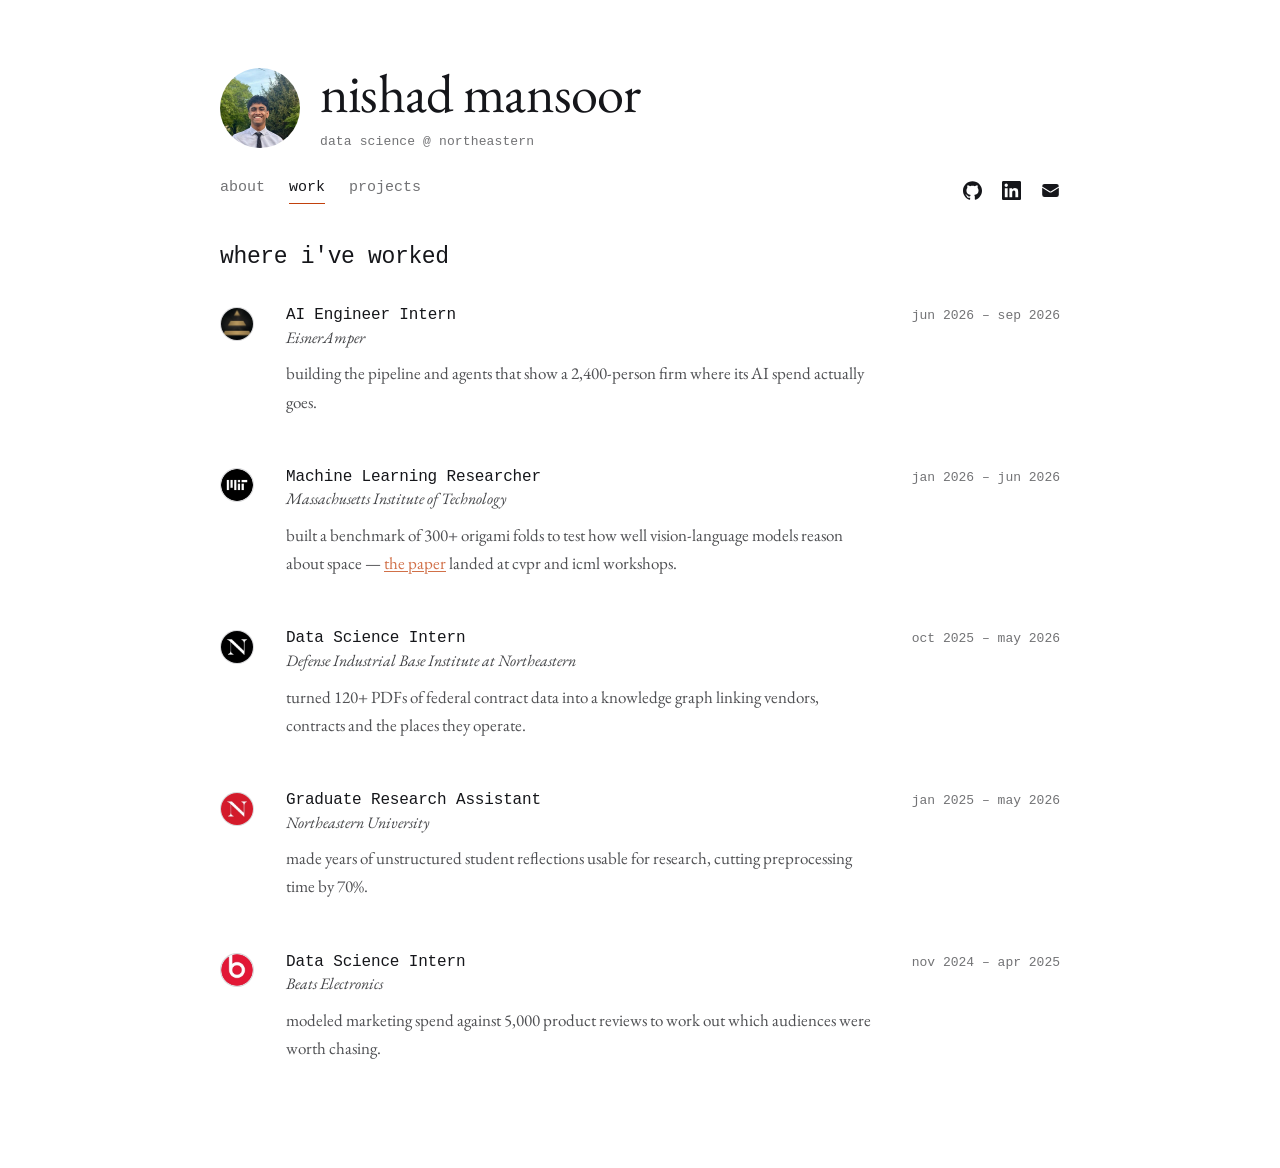
<file: work.html>
<!DOCTYPE html>
<html lang="en">

<head>
    <meta charset="UTF-8">
    <meta name="viewport" content="width=device-width, initial-scale=1.0">
    <title>Work | Nishad Mansoor</title>
    <meta name="description" content="Roles at EisnerAmper, MIT, Northeastern and Beats Electronics.">
    <link rel="canonical" href="https://nishadmansoor.github.io/work.html">
    <meta property="og:type" content="website">
    <meta property="og:url" content="https://nishadmansoor.github.io/work.html">
    <meta property="og:title" content="Work — Nishad Mansoor">
    <meta property="og:description" content="Roles at EisnerAmper, MIT, Northeastern and Beats Electronics.">
    <meta property="og:image" content="https://nishadmansoor.github.io/assets/photo.png">
    <meta name="twitter:card" content="summary">
    <!-- Empty data URL: the site has no favicon, and without this the browser
         requests /favicon.ico and 404s on every page load. -->
    <link rel="icon" href="data:,">
    <link rel="preconnect" href="https://fonts.googleapis.com">
    <link rel="preconnect" href="https://fonts.gstatic.com" crossorigin>
    <link href="https://fonts.googleapis.com/css2?family=EB+Garamond:ital,wght@0,400;0,500;0,600;1,400&display=swap"
        rel="stylesheet">
    <link rel="stylesheet" href="style.css?v=106">
    <script src="script.js?v=106" defer></script>
</head>

<body>
    <header id="masthead">
        <div class="masthead-inner">
            <div class="masthead-top">
                <img id="masthead-photo" src="assets/photo.png" alt="Nishad Mansoor" width="80" height="80">
                <div class="masthead-id">
                    <h1 id="masthead-name"><a href="index.html">Nishad Mansoor</a></h1>
                    <p id="masthead-role">data science @ northeastern</p>
                </div>
            </div>
            <!-- Nav left, contact marks right, one row. The marks used to sit
                 under the bio on the home page only, which left anyone landing
                 on work or projects from a shared link with no way to reach
                 Nishad at all — the masthead is the one block on all three. -->
            <div class="masthead-row">
                <nav id="masthead-nav">
                    <a href="index.html">about</a>
                    <a href="work.html">work</a>
                    <a href="projects.html">projects</a>
                </nav>
                <div class="social-row">
                    <a href="https://github.com/nishadmansoor" target="_blank" rel="noopener" aria-label="GitHub"
                        title="GitHub">
                        <svg viewBox="0 0 24 24" fill="currentColor" aria-hidden="true">
                            <path
                                d="M12 .297c-6.63 0-12 5.373-12 12 0 5.303 3.438 9.8 8.205 11.385.6.113.82-.258.82-.577 0-.285-.01-1.04-.015-2.04-3.338.724-4.042-1.61-4.042-1.61C4.422 18.07 3.633 17.7 3.633 17.7c-1.087-.744.084-.729.084-.729 1.205.084 1.838 1.236 1.838 1.236 1.07 1.835 2.809 1.305 3.495.998.108-.776.417-1.305.76-1.605-2.665-.3-5.466-1.332-5.466-5.93 0-1.31.465-2.38 1.235-3.22-.135-.303-.54-1.523.105-3.176 0 0 1.005-.322 3.3 1.23.96-.267 1.98-.399 3-.405 1.02.006 2.04.138 3 .405 2.28-1.552 3.285-1.23 3.285-1.23.645 1.653.24 2.873.12 3.176.765.84 1.23 1.91 1.23 3.22 0 4.61-2.805 5.625-5.475 5.92.42.36.81 1.096.81 2.22 0 1.606-.015 2.896-.015 3.286 0 .315.21.69.825.57C20.565 22.092 24 17.592 24 12.297c0-6.627-5.373-12-12-12" />
                        </svg>
                    </a>
                    <a href="https://linkedin.com/in/nishad-mansoor" target="_blank" rel="noopener"
                        aria-label="LinkedIn" title="LinkedIn">
                        <svg viewBox="0 0 24 24" fill="currentColor" aria-hidden="true">
                            <path
                                d="M20.447 20.452h-3.554v-5.569c0-1.328-.027-3.037-1.852-3.037-1.853 0-2.136 1.445-2.136 2.939v5.667H9.351V9h3.414v1.561h.046c.477-.9 1.637-1.85 3.37-1.85 3.601 0 4.267 2.37 4.267 5.455v6.286zM5.337 7.433c-1.144 0-2.063-.926-2.063-2.065 0-1.138.92-2.063 2.063-2.063 1.14 0 2.064.925 2.064 2.063 0 1.139-.925 2.065-2.064 2.065zm1.782 13.019H3.555V9h3.564v11.452zM22.225 0H1.771C.792 0 0 .774 0 1.729v20.542C0 23.227.792 24 1.771 24h20.451C23.2 24 24 23.227 24 22.271V1.729C24 .774 23.2 0 22.225 0z" />
                        </svg>
                    </a>
                    <a href="mailto:nishadmansoor02@gmail.com" aria-label="Email" title="Email">
                        <svg viewBox="0 0 24 24" fill="currentColor" aria-hidden="true">
                            <path
                                d="M1.5 8.67v8.58a3 3 0 0 0 3 3h15a3 3 0 0 0 3-3V8.67l-8.928 5.493a3 3 0 0 1-3.144 0L1.5 8.67Z" />
                            <path
                                d="M22.5 6.908V6.75a3 3 0 0 0-3-3h-15a3 3 0 0 0-3 3v.158l9.714 5.978a1.5 1.5 0 0 0 1.572 0L22.5 6.908Z" />
                        </svg>
                    </a>
                </div>
            </div>
        </div>
    </header>

    <section id="experience">
        <h2>where i've worked</h2>
        <div class="timeline">

            <div class="timeline-entry">
                <span class="timeline-date">Jun 2026 &ndash; Sep 2026</span>
                <div class="timeline-logo" aria-hidden="true"><img src="assets/eisneramper_logo.jpeg" alt=""
                        loading="lazy"></div>
                <div class="timeline-content">
                    <h3><span class="caps">AI</span> Engineer Intern</h3>
                    <span class="timeline-company">EisnerAmper</span>
                    <p>Building the pipeline and agents that show a 2,400-person firm where its <span
                            class="caps">AI</span> spend
                        actually goes.</p>
                </div>
            </div>

            <div class="timeline-entry">
                <span class="timeline-date">Jan 2026 &ndash; Jun 2026</span>
                <div class="timeline-logo" aria-hidden="true"><img src="assets/mit_logo.jpeg" alt="" loading="lazy">
                </div>
                <div class="timeline-content">
                    <h3>Machine Learning Researcher</h3>
                    <span class="timeline-company">Massachusetts Institute of Technology</span>
                    <p>Built a benchmark of 300+ origami folds to test how well vision-language models reason
                        about space &mdash; <a href="https://arxiv.org/abs/2603.13856" target="_blank"
                            rel="noopener">the paper</a> landed at CVPR and ICML workshops.</p>
                </div>
            </div>

            <div class="timeline-entry">
                <span class="timeline-date">Oct 2025 &ndash; May 2026</span>
                <div class="timeline-logo" aria-hidden="true"><img src="assets/dibi.jpeg" alt="" loading="lazy"></div>
                <div class="timeline-content">
                    <h3>Data Science Intern</h3>
                    <span class="timeline-company">Defense Industrial Base Institute at Northeastern</span>
                    <p>Turned 120+ <span class="caps">PDFs</span> of federal contract data into a knowledge graph
                        linking vendors,
                        contracts and the places they operate.</p>
                </div>
            </div>

            <div class="timeline-entry">
                <span class="timeline-date">Jan 2025 &ndash; May 2026</span>
                <div class="timeline-logo" aria-hidden="true"><img src="assets/northeastern_university_logo.jpeg" alt=""
                        loading="lazy"></div>
                <div class="timeline-content">
                    <h3>Graduate Research Assistant</h3>
                    <span class="timeline-company">Northeastern University</span>
                    <p>Made years of unstructured student reflections usable for research, cutting
                        preprocessing time by 70%.</p>
                </div>
            </div>

            <div class="timeline-entry">
                <span class="timeline-date">Nov 2024 &ndash; Apr 2025</span>
                <div class="timeline-logo" aria-hidden="true"><img src="assets/beats_by_dr_dre_logo.jpeg" alt=""
                        loading="lazy"></div>
                <div class="timeline-content">
                    <h3>Data Science Intern</h3>
                    <span class="timeline-company">Beats Electronics</span>
                    <p>Modeled marketing spend against 5,000 product reviews to work out which audiences were
                        worth chasing.</p>
                </div>
            </div>

        </div>
    </section>

</body>

</html>
</file>
<file: style.css>
/* ---- EB Garamond ----
   Served from Google Fonts (the <link> lives in each page's head), with
   Georgia and Times as the fallback stack so the page still sets in an
   old-style serif if the request fails.

   Replaces Paragon, which was self-hosted from assets/fonts and shipped a
   single 400 cut: no bold, which meant nothing on the page could be marked
   by weight. EB Garamond carries 400/500/600 plus a true italic, so the
   weight overrides that pass left behind are gone and `font-synthesis: none`
   with them — there is no longer a fake bold to suppress. */
/* ---- Palette ----
   White ground, near-black ink. The warm dark palette is gone; what warmth
   is left lives in the ink, which keeps a slight warm bias (R > B) rather
   than being a neutral grey, so the page does not read as clinical.

   The alpha tokens are tinted with the ink colour instead of pure black, so
   borders and surfaces stay in the same temperature family as the type.

   ---- Type ----
   Two serifs, paired by optical size rather than by style. The display face
   carries the name and the section headings; the text face carries
   everything else, including the small data lines that used to be mono. One
   genre, two jobs — which reads as deliberate where a serif plus a mono read
   as two unrelated voices alternating line by line.

   Playfair Display is a high-contrast transitional display serif: thin
   hairlines against heavy stems, a large x-height, tight spacing. It earns
   its place at the sizes it runs at here (the name, the section headings,
   the pull quote) and nowhere smaller — the hairlines thin out below about
   24px, which is exactly why the text face exists alongside it.

   Newsreader is a screen text serif with a tall x-height and sturdier
   strokes, which is what the 12-16px data lines need. */
:root {
    --bg: #ffffff;
    --text: #15161a;
    /* The accent is link text and list markers, so it owes 4.5:1. A brighter
       orange fails on white — #f97316 measures 2.80:1, #ea580c 3.56:1 — so
       this is a true burnt orange that clears with headroom at 5.18:1
       rather than one scraping the line. */
    --accent: #c2410c;
    --border: rgba(21, 22, 26, 0.13);
    --border-strong: rgba(21, 22, 26, 0.28);
    --surface: rgba(21, 22, 26, 0.04);
    /* A card surface just off the ground. On white the lift has to come from
       going darker, not lighter. */

    /* One family for the whole site. The two tokens are kept so the display
       and text roles stay nameable, but they resolve to the same face: a
       legibility serif scales up to a masthead more gracefully than a
       display serif scales down to a 13px data line. */
    --font-display: "EB Garamond", Georgia, "Times New Roman", serif;
    --font-text: "EB Garamond", Georgia, "Times New Roman", serif;
    /* Interface text only — labels, chips, dates, metadata, nav. A serif
       carries its detail in thin strokes and bracketed serifs, and below
       about 14px those stop resolving; the 12px status chips were the worst
       of it. Prose and headings stay in the serif. Every swapped rule also
       drops a size step: mono has a far larger x-height, so it reads bigger
       than Garamond at the same nominal size. */
    --font-mono: "JetBrains Mono", ui-monospace, "SF Mono", Menlo, monospace;

    /* The sidebar's width and the gutter between the columns, which together
       set the reading column: 840 - 300 - 64 = 476px. The prose fills that
       column rather than being capped inside it, so there is no dead band
       between where a line ends and where the divider starts.
       300px is the narrowest the sidebar goes before the education entries
       and the track title start wrapping — that was measured at 219px. */
    --aside-width: 300px;
    --column-gap: 4rem;
    /* One centred container for the whole page. Every row — headings, the
       timeline, the project grids — shares this width and this left edge, so
       nothing drifts apart as the window grows. Content inside it is
       left-aligned; it's the container that centres, not the text.
       --page-pad is the floor for the side gutters, not the gutter itself.

       840px, not the reference's 1024px. His frame gives a 620px reading
       column that holds 56 characters because JetBrains Mono is wide;
       Paragon at 15px puts 93 characters in that same column, which is well
       past the 45-75 a line should run. Matching his pixels with a narrower
       typeface would copy the number and lose the proportion. 840 lands the
       column at 476px and the line at ~71 characters. */
    --content-max: 840px;
    --page-pad: 3rem;
    /* One step up from --surface, for the project rows on hover. */
    --surface-strong: rgba(21, 22, 26, 0.055);
    color-scheme: light;
}

/* ---- Dark ----
   Only the colour tokens are redefined; every rule on the page reads through
   them, so nothing else changes. A true near-black rather than a tinted one,
   to match the white it mirrors. Dark has the easier job of the two: a bright
   accent gains contrast against this ground, where on white it loses it,
   which is why the teal can be vivid while the orange has to be deep.

   Two selectors for the same values. The media query covers everyone who has
   never touched the toggle, guarded with :not([data-theme="light"]) so an
   explicit light choice still wins on a dark OS. The attribute selector
   covers the toggle itself, in both directions. */
@media (prefers-color-scheme: dark) {
    :root:not([data-theme="light"]) {
        --bg: #0d0d0d;
        --text: #ededed;
        --accent: #2dd4bf;   /* 10.44:1 on the ground — AA */
        --border: rgba(237, 237, 237, 0.15);
        --border-strong: rgba(237, 237, 237, 0.32);
        --surface: rgba(237, 237, 237, 0.05);
        --surface-strong: rgba(237, 237, 237, 0.08);
        color-scheme: dark;
    }
}

:root[data-theme="dark"] {
    --bg: #0d0d0d;
    --text: #ededed;
    --accent: #2dd4bf;
    --border: rgba(237, 237, 237, 0.15);
    --border-strong: rgba(237, 237, 237, 0.32);
    --surface: rgba(237, 237, 237, 0.05);
    --surface-strong: rgba(237, 237, 237, 0.08);
    color-scheme: dark;
}


html {
    scroll-behavior: smooth;
}

* {
    margin: 0;
    padding: 0;
    box-sizing: border-box;
}

/* Flat. The 24px dot grid that tiled this came from an earlier, busier
   version of the page and put texture behind every line of type on the
   site. Nothing is laid out against it, and its token went with it. */
body {
    /* Everything renders lowercase. Done here rather than by rewriting the
       markup so the Spotify track title — which arrives from the API at
       runtime — follows the same rule, and so <title>, the meta description
       and the og: tags keep their real casing for search results, social
       cards and screen readers. Copying text off the page still yields the
       properly-cased original. */
    text-transform: lowercase;
    background-color: var(--bg);
    color: var(--text);
    font-family: var(--font-text);
}


/* Content-height sections in one continuous scroll — no 100vh, no snap.
   Rows span the full width; only prose is held to a readable measure. */
section {
    /* Clears the fixed dock at the top, otherwise an anchor jump lands the
       heading underneath it. */
    scroll-margin-top: 6rem;
    padding: 5rem var(--page-pad);
}

.timeline,
.group-label,
.sheet-featured,
.sheet-grid,
.sheet-rows,
section > h2 {
    width: 100%;
    max-width: var(--content-max);
    margin-inline: auto;
}

/* ---- Theme toggle ----
   Sits with the contact marks at the right of the nav row. Same 19px box and
   same ink as those, so it reads as one row of utilities rather than a
   control bolted on.

   Both icons are in the markup; CSS picks one. The sun shows on the light
   page (press it to go dark), the moon on the dark page. Hit area is padded
   to 44px with a matching negative margin, same trick as the deck arrows --
   the glyph stays 19px and the target is tappable. */
.masthead-utils {
    display: flex;
    align-items: center;
    gap: 1.5rem;
}

#theme-toggle {
    display: inline-flex;
    align-items: center;
    justify-content: center;
    color: var(--text);
    background: none;
    border: 0;
    padding: 12.5px;
    margin: -12.5px;
    cursor: pointer;
    opacity: 1;
    transition: opacity 0.2s ease;
}

#theme-toggle:hover {
    opacity: 0.6;
}

.theme-icon {
    width: 19px;
    height: 19px;
    display: block;
}

/* Default (light): show the sun. */
.theme-icon-moon {
    display: none;
}

@media (prefers-color-scheme: dark) {
    :root:not([data-theme="light"]) .theme-icon-sun {
        display: none;
    }

    :root:not([data-theme="light"]) .theme-icon-moon {
        display: block;
    }
}

:root[data-theme="dark"] .theme-icon-sun {
    display: none;
}

:root[data-theme="dark"] .theme-icon-moon {
    display: block;
}

/* An explicit light choice beats a dark OS, so restate the light pairing at
   higher specificity than the media query above. */
:root[data-theme="light"] .theme-icon-sun {
    display: block;
}

:root[data-theme="light"] .theme-icon-moon {
    display: none;
}

/* ---- Casing exceptions ----
   The page sets lowercase, which reads as a style choice on prose and proper
   nouns but as a mistake on acronyms — "cvpr" and "icml" are the two most
   credentialing strings on the site, and lowercased they look like text that
   lost its casing rather than text that chose it.

   Two mechanisms. These blocks are entirely technical metadata, so they opt
   out wholesale; .caps handles single acronyms sitting inside running prose,
   where a block rule would also un-lowercase the sentence around them. */
.project-stack,
.skill-items,
.timeline-content h3,
.timeline-company,
.sheet-head h4,
.caps {
    text-transform: none;
}

/* ---- Masthead over a divided two-column body ----
   Replaces the single centred column. The name is the page's only <h1> and
   the first thing read; the body below it is a wide main column and a
   sidebar, split by a vertical rule. Layout borrowed from a reference, not
   its typography — this stays on Cormorant with mono only for meta, the way
   the rest of the site already works. */
/* Padding outside the cap, max-width on the inner element — the same order
   `section` uses. With both on one element the gutter came out of the 1100px
   instead of sitting beside it, and the name landed 48px right of the column
   below it.
   The 8rem that used to be here was clearing the floating dock; with the nav
   in the masthead there is nothing fixed above it. */
#masthead {
    width: 100%;
    padding: 4rem var(--page-pad) 0;
}

/* Portrait beside the identity block, nav underneath the pair. Centred
   rather than baseline-aligned here: the photo is a square mass, so it wants
   to sit against the optical middle of the two text lines, not their first
   baseline. */
.masthead-top {
    display: flex;
    align-items: center;
    gap: 1.25rem;
}

#masthead-photo {
    width: 80px;
    height: 80px;
    border-radius: 50%;
    object-fit: cover;
    flex-shrink: 0;
    display: block;
    /* Shows through only while the image is still decoding */
    background: var(--surface);
}

/* One left-aligned stack: name, role, nav. The nav sat top-right until now,
   which put the only right-hand element on a page where everything else
   hangs off one left edge — and it needed a separate stacked layout under
   768px. This is the same layout at every width. */
.masthead-inner {
    width: 100%;
    max-width: var(--content-max);
    margin-inline: auto;
    display: flex;
    flex-direction: column;
    align-items: flex-start;
}

/* ---- Masthead nav ----
   The site's only navigation now. It replaces both the fixed mobile bar with
   its hamburger drawer and the floating dock — two mechanisms that swapped at
   769px, neither of which the page needs when the links sit in the header.
   The current page is marked by ink weight alone, the way the reference does
   it; the dock's accent underline is gone with the dock. */
/* Nav and contact marks share one row: links left, marks hard right. The
   right half of this row was empty before, and the marks belong here rather
   than beside the name — at 47px the name should be the only thing claiming
   that much attention. */
.masthead-row {
    width: 100%;
    display: flex;
    flex-wrap: wrap;
    justify-content: space-between;
    align-items: center;
    gap: 1rem 1.5rem;
    margin-top: 1.6rem;
}

#masthead-nav {
    display: flex;
    flex-wrap: wrap;
    gap: 1.5rem;
    /* The 1.6rem that separated this from the identity block now sits on
       .masthead-row, which owns the spacing for both halves. */
}

#masthead-nav a {
    color: var(--text);
    text-decoration: none;
    font-family: var(--font-mono);
    font-size: 0.9375rem;
    line-height: 1.5;
    opacity: 0.6;
    /* Transparent on every link so the current page's underline appearing
       shifts nothing; only the colour changes. */
    border-bottom: 1px solid transparent;
    padding-bottom: 3px;
    transition: opacity 0.2s ease, border-color 0.2s ease;
}

#masthead-nav a:hover {
    border-bottom-color: var(--border-strong);
}

#masthead-nav a:hover {
    opacity: 1;
}

#masthead-nav a[aria-current="page"] {
    opacity: 1;
    border-bottom-color: var(--accent);
}

/* The name links home from every page, including index */
#masthead-name a {
    color: inherit;
    text-decoration: none;
}

#masthead-name {
    font-family: var(--font-display);
    font-size: clamp(2.375rem, 5vw, 3.4rem);
    font-weight: 400;
    line-height: 1.05;
    letter-spacing: -0.015em;
}

/* Mono, like the dates and the school lines — it reads as a standing fact
   rather than a sentence. */
/* Status, not decoration: sits on the role line so it is on every page
   without scrolling. No chip — it reads as the second half of the line,
   divided by a rule rather than boxed. The accent carries it instead, which
   is otherwise barely used anywhere. Not a link, so no underline, no hover. */
.open-badge {
    color: var(--accent);
    white-space: nowrap;
    opacity: 1;
}

/* Decorative, so it is hidden from screen readers — the two halves are
   already separate phrases to anyone listening. */
.role-sep {
    opacity: 0.3;
    margin: 0 0.2rem;
}

#masthead-role {
    font-family: var(--font-mono);
    font-size: 0.8125rem;
    line-height: 1.5;
    letter-spacing: 0.01em;
    opacity: 0.6;
    margin-top: 0.7rem;
}

/* Home used to run a narrower container than the other two — 860px against
   1100px — so the masthead jumped 120px sideways when you clicked from about
   to work. One width everywhere now; what varies is the measure of the prose
   inside the frame, not the frame itself. */
#home-grid {
    width: 100%;
    max-width: var(--content-max);
    margin-inline: auto;
    display: grid;
    grid-template-columns: minmax(0, 1fr) var(--aside-width);
    gap: var(--column-gap);
    align-items: start;
}

/* The contact marks, under the bio. The rule above them went with the
   notable block: with nothing between the bio and the marks, it was
   dividing one thing from itself. */
.about-actions {
    display: flex;
    flex-wrap: wrap;
    align-items: center;
    gap: 1.25rem 2rem;
    margin-top: 2.25rem;
}

/* The divider. A border on the sidebar rather than a column of its own, so
   it runs exactly as tall as the sidebar's content. */
#home-aside {
    display: flex;
    flex-direction: column;
    gap: 1.5rem;
    border-left: 1px solid var(--border);
    padding-left: 2rem;
}

/* The cap is back, for the opposite reason it was removed. It came off when
   the sidebar was still here and the column was 476px wide — narrow enough
   to be its own measure, so capping it only left a dead band before the
   divider. With the sidebar gone the column is the full 840px frame, which
   set lines at 98 characters against a comfortable 45-75. 36rem holds it to
   about 67.

   Only the prose is capped. The rule above the closing row, and the row
   itself, still span the full frame so they stay aligned with the masthead
   nav and the theme toggle. */
#about-text {
    /* Inert while the sidebar is here -- the column is narrower than this --
       but it is what stops the measure running to 98 characters if the
       sidebar ever comes out again. */
    max-width: 36rem;
    hyphens: none;
}

/* ---- Sidebar blocks ----
   A small uppercase mono label over its content, blocks separated by rules.
   Uppercase at this size needs the tracking or it sets too tight. */
/* Lowercase, so the tracking comes off: 0.1em is what stops uppercase from
   colliding, and on lowercase it just looks loose. Weight and a slightly
   larger size carry the label instead of caps. */
/* Weight marks these as labels now that the family has a 600; the heavy
   tracking that stood in for it while Paragon offered one cut is mostly
   off again. */
.side-label {
    font-family: var(--font-mono);
    font-size: 0.75rem;
    font-weight: 500;
    line-height: 1.5;
    letter-spacing: 0.06em;
    opacity: 0.6;
    margin-bottom: 0.9rem;
}

.side-block + .side-block {
    border-top: 1px solid var(--border);
    padding-top: 1.5rem;
}


/* The sidebar's width is fixed while the prose column is 1fr, so every pixel
   lost comes off the reading column: at 820px the prose was down to 416px
   with the sidebar still at full width. Stack well before phone width.
   prose = viewport - 96 (gutters) - 300 (sidebar) - 64 (gap), and the frame
   stops shrinking once the viewport clears 936px, so below that the loss is
   all on the prose: 880px is where the column drops under 420. */
@media (max-width: 880px) {
    #home-grid {
        grid-template-columns: minmax(0, 1fr);
        gap: 2.5rem;
    }

    /* Stacked, the divider becomes a top rule so the sidebar still reads as
       a separate region rather than more of the same column. */
    #home-aside {
        border-left: 0;
        padding-left: 0;
        border-top: 1px solid var(--border);
        padding-top: 2.5rem;
    }
}

/* ---- Rotation deck ----
   Four cards in one slot with arrows. The deck is a grid with every card
   stacked in cell 1/1, so its height is the tallest card's and the sidebar
   does not jump as you page through — the usual carousel bug. */
.rot-deck {
    display: grid;
}

.rot-card {
    grid-area: 1 / 1;
    display: flex;
    flex-direction: column;
    gap: 0.15rem;
}

/* Without JS the deck renders as a plain stack of all four, which is the
   honest fallback; the script adds this class before hiding anything. */
.rot-deck.is-deck .rot-card[aria-hidden="true"] {
    visibility: hidden;
    pointer-events: none;
}

/* The kind is the block's heading now -- there is no fixed "from my
   rotation" label above the deck, so whichever card is showing supplies
   its own. It carries .side-label for the look and this for the spacing:
   .side-label's 0.9rem gap is sized for a label over a list, which is too
   much over a single two-line card. */
.rot-kind {
    margin-bottom: 0.35rem;
}

.rot-title {
    font-family: var(--font-mono);
    font-size: 0.875rem;
    line-height: 1.5;
}

.rot-by {
    font-family: var(--font-mono);
    font-size: 0.75rem;
    line-height: 1.5;
    opacity: 0.6;
}

.rot-nav {
    display: flex;
    align-items: center;
    gap: 1.9rem;
    margin-top: 1.1rem;
}

/* The glyph is 17px; the hit area is not. Padding takes the target to 44px
   and the negative margin pulls the row back to the glyph's own alignment,
   so it looks identical and is actually tappable on a phone. */
.rot-btn {
    font-family: inherit;
    font-size: 1.0625rem;
    line-height: 1;
    color: var(--text);
    background: none;
    border: 0;
    padding: 13.5px;
    margin: -13.5px;
    cursor: pointer;
    /* 0.6, not 0.45: at 0.45 these measured 2.92:1 on white and 3.97:1 on
       the dark ground, both short of the 4.5:1 that 14-17px text needs.
       0.6 is the single muted level the rest of the page uses. */
    opacity: 0.6;
    transition: opacity 0.2s ease;
}

.rot-btn:hover,
.rot-btn:focus-visible {
    opacity: 1;
}

.rot-count {
    font-size: 0.9rem;
    opacity: 0.6;
    font-variant-numeric: tabular-nums;
}

/* ---- About ----
   The masthead band that used to sit above this section is gone, along with
   the portrait, the <h1> name and the social chips it carried. .social-chips
   went with it and with the footer, which were its only two uses.

   One centred column now, not prose against a 260px sidebar — and the text
   in it is left-aligned. */


/* 1.65 leading pushed consecutive lines far enough apart that a paragraph
   read as separate floating lines rather than a block. */
/* Back to Garamond, but at the apparent size the mono preview was running
   at. The two faces are not comparable by nominal size: measured in the
   browser, JetBrains Mono's x-height is 0.55 of its font-size against
   Garamond's 0.405, so mono at 15px was setting a larger x-height than
   Garamond at 17px. 20px is what matches it. Leading comes down from 1.7
   because larger text needs proportionally less of it. */
#about-text p {
    font-size: 1.125rem;
    line-height: 1.55;
    margin-bottom: 1.15rem;
}

/* Same treatment as the links in the work entries, and for the same reason:
   there is no global rule for an <a>, so an inline link in prose renders at
   the user agent's #0000EE until something claims it. The one link in here is
   the hiring address, which is the last place on the site that should look
   unstyled. */
#about-text a {
    color: var(--accent);
    text-decoration: underline;
    text-underline-offset: 2px;
    transition: opacity 0.2s;
}

#about-text a:hover {
    opacity: 0.65;
}

/* The Rutgers degree is long enough to take three lines in this column, and
   the default greedy wrap leaves "technology" alone on the last one. Balance
   evens the lines out instead; browsers that do not support it just wrap the
   old way. */
#about-education li {
    text-wrap: balance;
}

/* ---- Contact ----
   A label/value ledger, centred as a block: the labels are right-aligned
   against the values, so the eye reads down one edge instead of hunting for
   a line start that moves, which is what makes a centred paragraph slower.
   `justify-content: center` on the grid centres the pair of columns without
   centring anything inside them. */
/* ---- Label row over a card ----
   The reference's "On GitHub ....... @handle" row above its contribution
   graph. space-between so a right-hand item can be added later; with only
   the label it reads as a flush-left caption. The <h3> that used to live
   inside each card was removed in favour of this, so the heading is not
   set twice. */


/* ---- Highlights ----
   Doubles what the main column holds. The marker is the accent, which until
   now only appeared on the work page — this carries it onto home. em dash
   rather than a bullet: it reads as an aside in a serif, where a round
   bullet reads as a UI list. */
.hl {
    margin-top: 2.5rem;
}

.hl-list {
    list-style: none;
}

.hl-list li {
    position: relative;
    padding-left: 1.4rem;
    font-size: 1.0625rem;
    line-height: 1.55;
    margin-bottom: 0.8rem;
}

.hl-list li:last-child {
    margin-bottom: 0;
}

.hl-list li::before {
    content: "\2022";
    position: absolute;
    left: 0;
    color: var(--accent);
}

/* <strong> is visually inert here, and deliberately so: Paragon has no bold
   cut, the palette is black and white, and italic was rejected. Size, colour
   and weight are all unavailable, so nothing is left to mark it with. The
   rule stays to pin the weight — without it the browser fakes a bold — and
   the tag keeps its meaning for screen readers. */
.hl-list strong {
    font-weight: 600;
}

.hl-list a {
    color: var(--text);
    text-decoration: none;
    border-bottom: 1px solid var(--border-strong);
}

.hl-list a:hover {
    color: var(--accent);
    border-bottom-color: var(--accent);
}

/* ---- Contact: an outbound link, a rule, then the marks ----
   Replaces the contact <dl>. The rule is a border rather than an <hr> so it
   spans the column exactly and carries no default margin. */
/* Holds the resume button alone now that the marks have moved into the
   main column. align-items keeps the box at its content width rather than
   stretching it across the sidebar. */
#contact {
    display: flex;
    flex-direction: column;
    align-items: flex-start;
}


/* ---- Social marks ----
   Under the bio in the main column. They were in a footer that carried them
   to all three pages; with the footer gone they appear once, on the page
   someone actually arrives at.

   Full-strength ink, no opacity. These were set at 0.7 to sit back as
   footer furniture — in the body of the page that just reads as a greyed
   out, half-disabled control. */
.social-row {
    display: flex;
    flex-wrap: wrap;
    gap: 1.25rem;
}

.social-row a {
    display: inline-flex;
    align-items: center;
    color: var(--text);
    text-decoration: none;
    opacity: 1;
}

.social-row a:hover {
    opacity: 0.6;
}

/* currentColor, so the marks take the link's ink */
.social-row svg {
    width: 19px;
    height: 19px;
    flex-shrink: 0;
}

/* The one boxed control on the site. It can carry a border because
   the masthead's plain resume link. inline-flex, not flex: block-level it
   stretches the sidebar's full width and reads as a slab. */
#resume-button {
    display: inline-flex;
    align-items: center;
    gap: 0.6rem;
    padding: 0.75rem 1.1rem;
    border: 1px solid var(--border-strong);
    color: var(--text);
    text-decoration: none;
    font-family: var(--font-mono);
    font-size: 0.875rem;
    line-height: 1.5;
    transition: background 0.2s, border-color 0.2s;
}

#resume-button:hover {
    background: var(--surface);
    border-color: var(--text);
}

#resume-button svg {
    width: 16px;
    height: 16px;
    flex-shrink: 0;
}

/* Unbulleted — at this size a marker column costs more than it clarifies,
   and the heading already frames the lines as a list. */
.aside-list {
    list-style: none;
}

.aside-list li {
    font-family: var(--font-mono);
    font-size: 0.875rem;
    line-height: 1.5;
    margin-bottom: 0.9rem;
}

.aside-list li:last-child {
    margin-bottom: 0;
}

/* Secondary line inside a list row — school and year under a degree. Same
   treatment as .aside-track-artist, which does this for the artist name. */
.aside-meta {
    font-family: var(--font-mono);
    display: block;
    font-size: 0.8125rem;
    line-height: 1.5;
    opacity: 0.6;
}


/* Hidden until the fetch resolves, so a half-built row never flashes. */
/* Text only now, matching the other three cards. Still an <a>, so the track
   links out to Spotify — the artwork went, the link did not. */
.aside-track {
    display: flex;
    flex-direction: column;
    gap: 0.15rem;
    color: var(--text);
    text-decoration: none;
}

.aside-track:hover .aside-track-name {
    text-decoration: underline;
    text-underline-offset: 2px;
}

.aside-track.loaded {
    opacity: 1;
}

.aside-track-name {
    display: block;
    font-family: var(--font-mono);
    font-size: 0.875rem;
    line-height: 1.5;
    /* A long title would otherwise push the row past the 260px column */
    overflow: hidden;
    text-overflow: ellipsis;
    white-space: nowrap;
}

.aside-track:hover .aside-track-name {
    text-decoration: underline;
    text-underline-offset: 3px;
}

.aside-track-artist {
    font-family: var(--font-mono);
    display: block;
    font-size: 0.75rem;
    line-height: 1.5;
    opacity: 0.6;
}

/* No surface, no radius, no padding. These were lifted cards; now the
   .side-label above each one is the only thing marking it as a group, and
   content sits flush on the column's left edge like everything else. The
   rules between the list rows do the separating the box used to.
   .aside-module h3 is gone too — each card's heading became that label. */

#projects {
    display: flex;
    flex-direction: column;
    align-items: stretch;
}

/* Every one of these is lowercase, which is the whole reason for this face.
   400, not 500: the masthead name sets at 47px without extra weight, so a
   32px heading asking for some was the one inconsistency in the system.
   Size carries the big type; weight is reserved for marking small type. */
/* Mono from here down. The rule across the site: serif for sentences and
   the name, mono for anything that titles or labels. Headings are structure,
   not prose — and holding the serif back to the masthead alone makes the
   name a wordmark rather than just the biggest text on the page.
   Sized down from 2rem: mono's x-height runs far larger than Garamond's, so
   the same nominal size reads heavier. */
section > h2 {
    font-family: var(--font-mono);
    font-size: 1.4375rem;
    font-weight: 500;
    line-height: 1.2;
    letter-spacing: -0.015em;
    margin-bottom: 0.5rem;
}


#experience {
    display: flex;
    flex-direction: column;
    align-items: stretch;
}


/* ---- Experience: ledger rows ----
   Amrit's pattern — role and company on the left, dates right-aligned, no
   rail, no dots and no dividers. The content column is capped well short of
   the container so the eye can still bridge the gap to the date unaided. */
.timeline-entry {
    display: grid;
    /* The content column is capped rather than 1fr. Left at 1fr the date was
       pinned to the far right at ~1232px while the description ended near
       750px, leaving ~480px of dead middle in every row. Capping it pulls the
       date back to sit with the text, and the section still spans full width
       — only the row's content is bounded, same idea as --prose. */
    grid-template-columns: 34px minmax(0, 800px) max-content;
    grid-template-areas: "logo content date";
    column-gap: 2rem;
    align-items: baseline;
    /* No dividers — spacing separates the entries instead. The hover tint is
       now the only thing marking a row as a discrete block. */
    padding: 1.6rem 0;
    transition: background 0.2s;
}

.timeline-entry:hover {
    background: var(--surface);
}

/* The ledger is deliberately flat: five rows, same weight, dates doing the
   ranking. A promoted row lived here — first keyed to the "current" role,
   then to the MIT research row — but ranking belongs in the home page's
   highlights list, which is meant to be ordered. A chronology is not, and
   emphasising one row here said the same thing twice while costing the
   clean reverse-chronological read. */

.timeline-date {
    font-family: var(--font-mono);
    grid-area: date;
    font-size: 0.8125rem;
    line-height: 1.5;
    white-space: nowrap;
    opacity: 0.6;
}

/* Company mark. Each source is a square avatar whose artwork is an inscribed
   circle or a full-bleed colour, so the 50% radius clips the corners away and
   leaves the mark itself untouched. The logos keep their own colours in both
   themes; the border is what separates the dark ones from a dark page. */
.timeline-logo {
    grid-area: logo;
    align-self: start;
    margin-top: 0.1rem;
    width: 34px;
    height: 34px;
    overflow: hidden;
    border: 1px solid var(--border);
    border-radius: 50%;
    /* Shows through only while a lazy image is still loading */
    background: var(--surface);
}

.timeline-logo img {
    width: 100%;
    height: 100%;
    /* cover, not contain — these are square, so cover fills the circle
       edge to edge instead of leaving the source's white corners visible. */
    object-fit: cover;
    display: block;
}

.timeline-content {
    grid-area: content;
}

/* The role is the thing being scanned, so it gets the scale. At 1rem it was
   the same size as the description beneath it and the whole section read
   flat — five equal rows regardless of what each one was. */
.timeline-content h3 {
    font-family: var(--font-mono);
    font-size: 1rem;
    font-weight: 500;
    line-height: 1.35;
    letter-spacing: -0.01em;
}

.timeline-company {
    display: block;
    font-size: 1rem;
    font-style: italic;
    line-height: 1.4;
    opacity: 0.8;
    margin-bottom: 0.65rem;
}

/* Inline links in entry descriptions — underlined, never browser blue */
.timeline-content a {
    color: var(--accent);
    text-decoration: underline;
    text-underline-offset: 2px;
    transition: opacity 0.2s;
}

.timeline-content a:hover {
    opacity: 0.65;
}

/* Measured even though the row is full-bleed */
.timeline-content p {
    font-size: 1.0625rem;
    line-height: 1.65;
    opacity: 0.75;
    max-width: 88ch;
}


/* Narrow desktop: tighten the nav so name + links + socials still fit on one line */

/* Mobile */
@media (max-width: 768px) {

    /* One token instead of a padding override per section — the unified
       `section` rule then covers the hero too, which previously would have
       inherited the 3rem desktop gutter on a 375px screen. */
    :root {
        --page-pad: 1.25rem;
    }

    section {
        padding: 3.5rem var(--page-pad);
    }


    /* The min-height: 100dvh that used to be here is gone. It dates from the
       one-page design, where every section filled a screen. With the site
       split across three documents it only pads short sections out with
       nothing: Contact's four rows were given a full 812px screen, which put
       home at 2,436px for about 1,100px of content. Sections size to their
       content now, as they already did on desktop. */
    section,
    #projects,
    #experience {
        height: auto;
        overflow: visible;
    }


    #masthead {
        padding-top: 2.5rem;
    }

    /* Re-measured a third time, for EB Garamond. The name runs 6.44px per
       pixel of font-size — narrower than Paragon's 7.94 — but the scaled-up
       2.125rem still asked for 219px against the 212px a 44px portrait and a
       0.75rem gap leave at 375px, so it wrapped. 1.9375rem needs 200px and
       clears with 12px to spare. */
    .masthead-top {
        gap: 0.75rem;
    }

    #masthead-photo {
        width: 44px;
        height: 44px;
    }

    #masthead-name {
        font-size: 1.9375rem;
    }


    /* No room for a right-hand date column — stack it above the role, with
       the logo spanning both rows beside them */
    .timeline-entry {
        grid-template-columns: 30px minmax(0, 1fr);
        grid-template-areas:
            "logo date"
            "logo content";
        column-gap: 0.85rem;
        row-gap: 0.2rem;
        padding: 1.25rem 0;
    }

    .timeline-logo {
        width: 30px;
        height: 30px;
        font-size: 0.6875rem;
    }


    


    section {
        scroll-margin-top: 2rem;
    }

}
/* ---- Skills ----
   Typographic, like the Experience ledger — no logo grid (brand colours
   fight the palette and half the marks are unreadable at this size) and no
   proficiency bars (unverifiable, and self-graded). Label plus a run of
   names, which claims nothing it cannot back. */
#skills {
    display: flex;
    flex-direction: column;
    align-items: stretch;
}


/* ---- Projects: ledger rows ----
   The same object as the Experience ledger: content left, one muted word
   right-aligned, no surface and no dividers. What this replaces drew five
   kinds of box on a page whose other two sections draw none — a tinted
   panel per project at an 18px radius, a bordered well around each
   screenshot with its own 12px radius and a forced 16/10 letterbox, pill
   chips for the stack and outlined buttons for the links.

   The "01 / 03" counters went with them. Numbering is only information when
   the items are a sequence, and three projects are not one. */
/* Three tiers, following the reference: one full-width card with its
   screenshot alongside, a two-up grid under it, then plain rows. Card chrome
   was stripped from this page once before — this brings back a border and a
   small radius, which is the price of the tiering reading as tiers. */
.sheet-featured,
.sheet-card {
    border: 1px solid var(--border);
    border-radius: 6px;
    padding: 1.5rem;
    transition: border-color 0.2s, background 0.2s;
}

.sheet-featured:hover,
.sheet-card:hover {
    background: var(--surface);
    border-color: var(--border-strong);
}

/* Text left, screenshot right. */
.sheet-featured {
    display: grid;
    grid-template-columns: minmax(0, 1fr) minmax(0, 1fr);
    column-gap: 2rem;
    align-items: start;
}

.sheet-grid {
    display: grid;
    grid-template-columns: repeat(2, minmax(0, 1fr));
    gap: 1.25rem;
    margin-top: 1.25rem;
}

/* Column, so the stack and links sit at the foot however tall the text is. */
.sheet-card {
    display: flex;
    flex-direction: column;
}

.sheet-card .sheet-figure {
    margin: 0.9rem 0;
}

/* The connect 4 shot is portrait where the others are landscape, so at card
   width it would run ~470px tall against their ~250 and stretch its whole
   grid row. Capped and cropped from the top, which keeps the board and
   trims the chart beneath it. */
.sheet-card .sheet-figure img {
    max-height: 300px;
    object-fit: cover;
    object-position: top;
}

/* Pushes stack and links down when descriptions differ in length, so the
   two cards' footers line up. */
.sheet-card .project-stack {
    margin-top: auto;
    padding-top: 0.9rem;
}

/* Last tier: no border, no image, just a rule between rows. */
.sheet-rows {
    list-style: none;
}

.sheet-row {
    border-top: 1px solid var(--border);
    padding: 1.1rem 0;
}

/* The row spans the full frame, so without a cap its description ran 105
   characters a line against the 45-75 the cards sit in. The measure is
   capped rather than the row, so the rule above it still spans. */
.sheet-row > p {
    max-width: 62ch;
}

.sheet-row:last-child {
    border-bottom: 1px solid var(--border);
}

/* No well, no padding, no forced ratio: the screenshot keeps its own
   proportions behind a single hairline. */
.sheet-figure {
    margin: 0;
    min-width: 0;
}

.sheet-figure img {
    width: 100%;
    height: auto;
    display: block;
    border: 1px solid var(--border);
}

.sheet-text {
    min-width: 0;
}

/* Group heading over each run of projects. Borrowed from the reference,
   which sorts its work under labels rather than running one flat list.
   Same treatment as the sidebar labels on the home page. */
.group-label {
    font-family: var(--font-mono);
    font-size: 0.75rem;
    font-weight: 500;
    line-height: 1.5;
    letter-spacing: 0.06em;
    opacity: 0.6;
    margin-top: 2.5rem;
    margin-bottom: 0.25rem;
}

.group-label:first-of-type {
    margin-top: 1rem;
}

/* Title and status on one line. The status used to be a column of its own
   on the far right, which left it stranded from the thing it described. */
.sheet-head {
    display: flex;
    align-items: baseline;
    flex-wrap: wrap;
    gap: 0.6rem;
    margin-bottom: 0.3rem;
}

/* Matches .timeline-content h3 — same ledger, same title treatment.
   Scoped to .sheet-head, not .sheet-text: only the featured card kept a
   .sheet-text wrapper when the tiers went in, so the grid cards and the row
   were falling through to the browser default — 16px/700 against the 20px/600
   these are meant to be. */
.sheet-head h4 {
    font-family: var(--font-mono);
    font-size: 1rem;
    font-weight: 500;
    line-height: 1.35;
    letter-spacing: -0.01em;
}

/* Same reason: the descriptions in cards and rows had no rule at all and
   were rendering at 16px with line-height: normal. */
.sheet-featured .sheet-text > p,
.sheet-card > p,
.sheet-row > p {
    font-size: 1.0625rem;
    line-height: 1.55;
    margin-bottom: 0.65rem;
}

/* A chip now rather than a column: next to the title it reads as that
   project's state, which is what it always meant. */
.sheet-status {
    font-family: var(--font-mono);
    font-size: 0.6875rem;
    line-height: 1.4;
    white-space: nowrap;
    padding: 0.15rem 0.5rem;
    border: 1px solid var(--border);
    border-radius: 2px;
    opacity: 0.7;
    position: relative;
    top: -0.1em;
}

/* Plain separated text where there were bordered pills. */
.project-stack {
    font-family: var(--font-mono);
    font-size: 0.75rem;
    line-height: 1.5;
    opacity: 0.6;
    margin-bottom: 0.5rem;
}

.project-stack:empty {
    display: none;
}

.project-stack span:not(:last-child)::after {
    content: " \00b7 ";
}

/* Underlined, like every other link on the site. Was a bordered button that
   inverted to solid ink on hover. */
.project-links {
    display: flex;
    gap: 1.25rem;
    flex-wrap: wrap;
}

.project-link {
    font-family: var(--font-mono);
    font-size: 0.875rem;
    color: var(--text);
    /* Underline moves to the label span: on an inline-flex link the rule
       would run under the icon too. */
    text-decoration: none;
    display: inline-flex;
    align-items: center;
    gap: 0.4em;
    transition: opacity 0.2s;
}

.project-link > span {
    text-decoration: underline;
    text-underline-offset: 2px;
}

/* A globe for a live deployment, angle brackets for source. Sized in em so
   the mark tracks the label rather than needing its own breakpoint. */
.link-mark {
    width: 1em;
    height: 1em;
    flex: 0 0 auto;
    fill: none;
    stroke: currentColor;
    opacity: 0.75;
}

.project-link:hover {
    opacity: 0.6;
}

/* Marks the link as leaving the site. Kept outside the underline by sitting
   in ::after with its own margin, so the arrow is not underlined with the
   text. */
.project-link[target="_blank"]::after {
    content: "\2197";
    display: inline-block;
    margin-left: 0.25em;
    text-decoration: none;
    font-size: 0.85em;
    opacity: 0.7;
}

/* Must follow the arrow rule, not precede it: :has() takes the specificity
   of its argument, so this and the [target] rule both land on (0,2,1) and
   source order is what decides. The mark already says where the link goes. */
.project-link:has(.link-mark)::after {
    content: none;
}


@media (max-width: 768px) {

    /* Both tiers collapse to one column: side by side, neither the featured
       card's two halves nor the grid's two cards leave the text enough
       width. */
    .sheet-featured,
    .sheet-grid {
        grid-template-columns: minmax(0, 1fr);
    }

    .sheet-featured {
        row-gap: 1.25rem;
    }

    .sheet-featured,
    .sheet-card {
        padding: 1.1rem;
    }

    .sheet-figure {
        max-width: 400px;
    }

}

/* The sprite itself is never painted — only its symbols, via <use>. */
#icon-sprite {
    display: none;
}

/* ---- Skills ----
   Grouped rows, not an icon grid. The grid had three of fourteen tools with
   no logo, so those cells sat misaligned against their neighbours; 14 items
   across 6 columns orphaned two onto a third row; and it was centred on a
   page where everything else hangs off one left edge.

   Grouping costs the logos and buys something better: the categories say how
   the stack is organised, which is a judgement a flat list cannot make. */
.skill-groups {
    display: flex;
    flex-direction: column;
    gap: 1.1rem;
    width: 100%;
    max-width: var(--content-max);
    margin-inline: auto;
}

/* Fixed label column, so every row's items start at the same x. */
.skill-row {
    display: grid;
    grid-template-columns: 7rem minmax(0, 1fr);
    gap: 1rem;
    align-items: baseline;
    padding-top: 1.1rem;
    border-top: 1px solid var(--border);
}

.skill-label {
    font-family: var(--font-mono);
    font-size: 0.75rem;
    font-weight: 500;
    line-height: 1.5;
    letter-spacing: 0.06em;
    opacity: 0.6;
}

.skill-items {
    list-style: none;
    display: flex;
    flex-wrap: wrap;
    /* Column gap halved from 1rem now that a dot sits between items: the
       separator plus the old gap read as too much air. */
    gap: 0.35rem 0.5rem;
    font-family: var(--font-mono);
    font-size: 0.875rem;
    line-height: 1.5;
}

/* Same middle dot the project stacks use, rather than the katakana one: this
   is set in JetBrains Mono, which has no CJK coverage, so U+30FB would fall
   back to a system font and sit at a different width and baseline from
   everything around it. The margin matches the flex gap so the dot lands
   centred between the two items instead of hugging the one before it. */
.skill-items li:not(:last-child)::after {
    content: "\00b7";
    margin-left: 0.5rem;
    opacity: 0.4;
}

/* Narrow: a 7rem label column leaves too little for the items, so the label
   moves onto its own line above them. */
@media (max-width: 600px) {
    .skill-row {
        grid-template-columns: minmax(0, 1fr);
        gap: 0.5rem;
    }
}

/* ---- Hover ----
   Nothing on the page responded to the pointer before this. Kept to tone
   shifts rather than movement, so the layout stays still. */
.sheet {
    transition: background 0.25s ease;
}

.sheet:hover {
    background: var(--surface-strong);
}

.sheet-figure img {
    transition: opacity 0.25s ease;
    opacity: 0.92;
}

.sheet:hover .sheet-figure img {
    opacity: 1;
}

.timeline-entry {
    transition: opacity 0.2s ease;
}

.timeline:hover .timeline-entry:not(:hover) {
    opacity: 0.6;
}

.project-link,
.social-row a,
.aside-track {
    transition: background 0.2s ease, color 0.2s ease, opacity 0.2s ease;
}

/* ---- Separate pages ----
   The site is three documents now: index (about), work.html (experience) and
   projects.html (projects, then skills). The bar, the dock and the <head>
   metadata are duplicated in all three — GitHub Pages has no includes.

   All three pages open on the masthead now, so the first section no longer
   has to clear anything fixed — the 8rem here was dock clearance. */
section:first-of-type {
    padding-top: 2.5rem;
}


@media (max-width: 768px) {
    section:first-of-type {
        padding-top: 2rem;
    }
}

/* Back to a real bold now that the family has one. */
strong,
b {
    font-weight: 600;
}



/* ---- Currently ----
   The rotation deck as four rows instead of four stacked cards. Held to the
   same measure as the prose so the left edge of the page stays one column;
   the rule above the closing row is the only full-frame element. */
.now-list {
    list-style: none;
    display: flex;
    flex-direction: column;
    gap: 0.85rem;
}

/* Stacked, not side by side: the sidebar is 260px, and a 6rem label column
   would leave under 160px for a title like "lego batman: legacy of the dark
   knight". */
.now-list li {
    display: flex;
    flex-direction: column;
    gap: 0.1rem;
}

.now-list .rot-kind {
    display: block;
    margin-bottom: 0.1rem;
}

.now-item {
    display: flex;
    flex-direction: column;
    gap: 0.1rem;
    min-width: 0;
}

/* Sized for a 260px sidebar, where a long title had to be clipped. The
   column is wider now, so let it wrap instead. */
.now-list .aside-track-name {
    overflow: visible;
    text-overflow: clip;
    white-space: normal;
}


/* ---- 404 ----
   Served by GitHub Pages for any unmatched path. It borrows the masthead and
   the h2 rule from the rest of the site, so all it needs of its own is the
   prose measure and the row of ways out. */
#notfound p {
    width: 100%;
    max-width: var(--content-max);
    margin-inline: auto;
    font-size: 1.0625rem;
    line-height: 1.55;
    margin-bottom: 1.5rem;
}

.notfound-nav {
    display: flex;
    flex-wrap: wrap;
    gap: 1.5rem;
    width: 100%;
    max-width: var(--content-max);
    margin-inline: auto;
    font-family: var(--font-mono);
    font-size: 0.9375rem;
}

/* These are the whole point of the page, so they take the accent rather than
   the masthead nav's dimmed ink. Without a rule they fall back to the user
   agent's blue, which is what shipped the first time. */
.notfound-nav a {
    color: var(--accent);
    text-decoration: underline;
    text-underline-offset: 3px;
    transition: opacity 0.2s;
}

.notfound-nav a:hover {
    opacity: 0.65;
}
</file>
